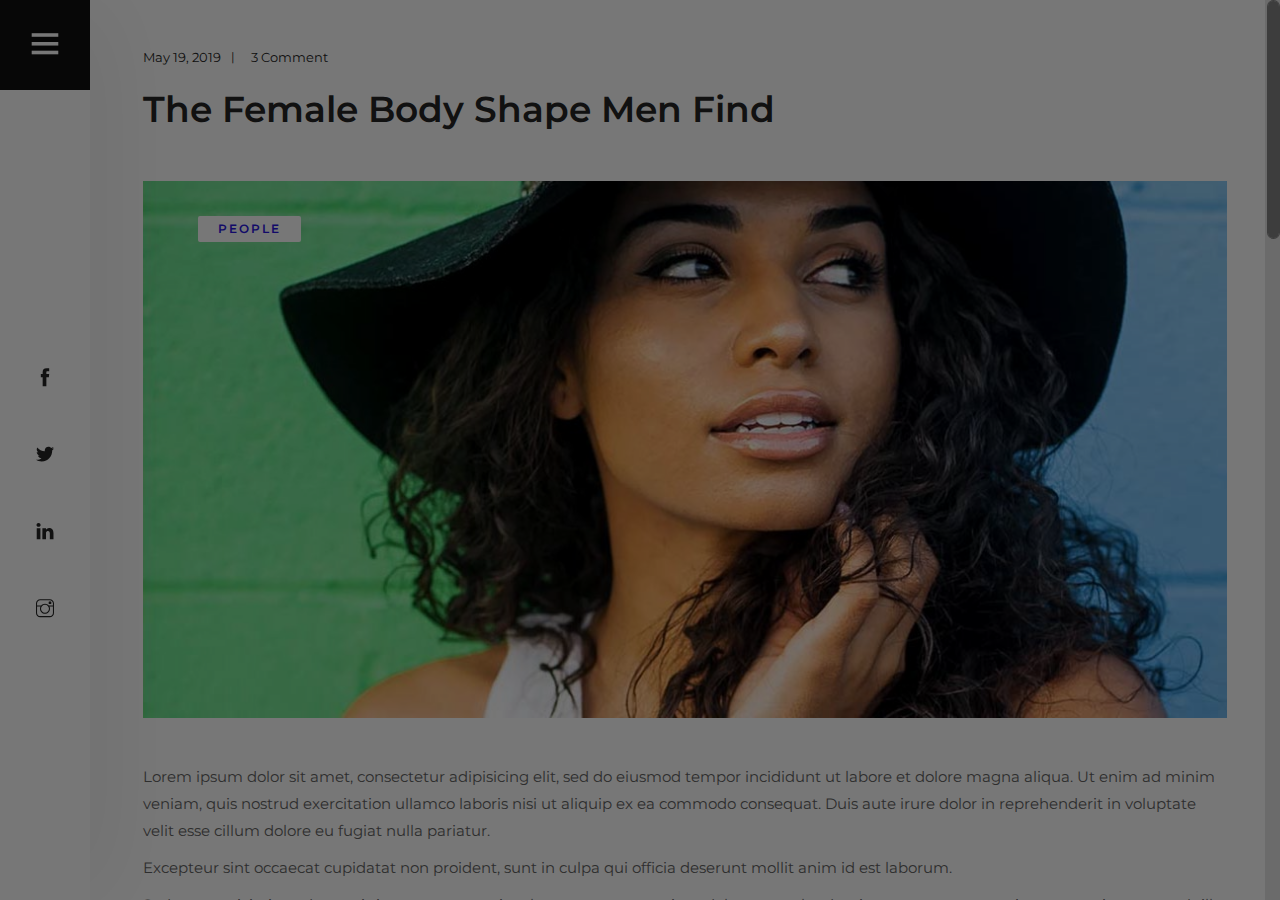
<file: blog-details.html>
<!DOCTYPE html>
<html lang="zxx">
<head>
	<title>Tulen | Photography HTML Template</title>
	<meta charset="UTF-8">
	<meta name="description" content="Tulen Photography HTML Template"">
	<meta name="keywords" content="photo, html">
	<meta name="viewport" content="width=device-width, initial-scale=1.0">
	<!-- Stylesheets -->
	<link rel="stylesheet" href="css/bootstrap.min.css"/>
	<link rel="stylesheet" href="css/font-awesome.min.css"/>
	<link rel="stylesheet" href="css/themify-icons.css"/>
	<link rel="stylesheet" href="css/accordion.css"/>
	<link rel="stylesheet" href="css/fresco.css"/>
	<link rel="stylesheet" href="css/owl.carousel.min.css"/>

	<!-- Main Stylesheets -->
	<link rel="stylesheet" href="css/style.css"/>


	<!--[if lt IE 9]>
		<script src="https://oss.maxcdn.com/html5shiv/3.7.2/html5shiv.min.js"></script>
		<script src="https://oss.maxcdn.com/respond/1.4.2/respond.min.js"></script>
	<![endif]-->

</head>
<body>
	<!-- Page Preloder -->
	<div id="preloder">
		<div class="loader"></div>
	</div>

	<!-- Offcanvas Menu Section -->
	<div class="menu-wrapper">
		<div class="menu-switch">
			<i class="ti-menu"></i>
		</div>
		<div class="menu-social-warp">
			<div class="menu-social">
				<a href="#"><i class="ti-facebook"></i></a>
				<a href="#"><i class="ti-twitter-alt"></i></a>
				<a href="#"><i class="ti-linkedin"></i></a>
				<a href="#"><i class="ti-instagram"></i></a>
			</div>
		</div>
	</div>
	<div class="side-menu-wrapper">
		<div class="sm-header">
			<div class="menu-close">
				<i class="ti-arrow-left"></i>
			</div>
			<a href="index.html" class="site-logo">
				<img src="img/logo.png" alt="">
			</a>
		</div>
		<nav class="main-menu">
			<ul>
				<li><a href="index.html">Home</a></li>
				<li><a href="about.html">About</a></li>
				<li><a href="gallery.html">Gallery</a></li>
				<li><a href="blog.html" class="active">Blog</a></li>
				<li><a href="contact.html">Contact</a></li>
			</ul>
		</nav>
		<div class="sm-footer">
			<div class="sm-socail">
				<a href="#"><i class="ti-facebook"></i></a>
				<a href="#"><i class="ti-twitter-alt"></i></a>
				<a href="#"><i class="ti-linkedin"></i></a>
				<a href="#"><i class="ti-instagram"></i></a>
			</div>
			<div class="copyright-text"><p><!-- Link back to Colorlib can't be removed. Template is licensed under CC BY 3.0. -->
  Copyright &copy;<script>document.write(new Date().getFullYear());</script> All rights reserved | This template is made with <i class="ti-heart" aria-hidden="true"></i> by <a href="https://colorlib.com" target="_blank">Colorlib</a>
  <!-- Link back to Colorlib can't be removed. Template is licensed under CC BY 3.0. --></p></div>
		</div>
	</div>
	<!-- Offcanvas Menu Section end -->

	<!-- Blog Section end -->
	<section class="blog-details">
		<div class="container">
			<div class="single-blog-page">
				<div class="blog-metas">
					<div class="blog-meta">May 19, 2019</div>
					<div class="blog-meta">3 Comment</div>
				</div>
				<h2>The Female Body Shape Men Find</h2>
				<div class="blog-thumb">
					<div class="thumb-cata">people</div>
					<img src="img/blog-details/thumbnail.jpg" alt="">
				</div>
				<p>Lorem ipsum dolor sit amet, consectetur adipisicing elit, sed do eiusmod tempor incididunt ut labore et dolore magna aliqua. Ut enim ad minim veniam, quis nostrud exercitation ullamco laboris nisi ut aliquip ex ea commodo consequat. Duis aute irure dolor in reprehenderit in voluptate velit esse cillum dolore eu fugiat nulla pariatur. </p>
				<p>Excepteur sint occaecat cupidatat non proident, sunt in culpa qui officia deserunt mollit anim id est laborum. </p>
				<p>Sed ut perspiciatis unde omnis iste natus error sit voluptatem accusantium doloremque laudantium, totam rem aperiam, eaque ipsa quae ab illo inventore veritatis et quasi architecto beatae vitae dicta sunt explicabo</p>
				<div class="row blog-gallery">
					<div class="col-lg-3 p-0">
						<div class="bg-item">
							<img src="img/blog-details/1.jpg" alt="">
						</div>
					</div>
					<div class="col-lg-9 p-0">
						<div class="row m-0">
							<div class="col-lg-4 p-0">
								<div class="bg-item">
									<img src="img/blog-details/2.jpg" alt="">
								</div>
							</div>
							<div class="col-lg-8 p-0">
								<div class="bg-item">
									<img src="img/blog-details/3.jpg" alt="">
								</div>	
							</div>
							<div class="col-lg-8 p-0">
								<div class="bg-item">
									<img src="img/blog-details/4.jpg" alt="">
								</div>	
							</div>
							<div class="col-lg-4 p-0">
								<div class="bg-item">
									<img src="img/blog-details/5.jpg" alt="">
								</div>	
							</div>
						</div>
					</div>
				</div>
				<div class="row pt-5">
					<div class="col-lg-6 mb-4">
						<a href="#" class="post-cata">people</a>
						<a href="#" class="post-cata">Photography</a>
						<a href="#" class="post-cata">nature</a>
					</div>
					<div class="col-lg-6 mb-5 text-left text-md-right">
						<div class="post-share">
							<span>Share:</span>
							<a href="#"><i class="fa fa-facebook"></i></a>
							<a href="#"><i class="fa fa-twitter"></i></a>
							<a href="#"><i class="fa fa-google-plus"></i></a>
							<a href="#"><i class="fa fa-linkedin"></i></a>
							<a href="#"><i class="fa fa-envelope"></i></a>
						</div>
					</div>
				</div>
				<div class="blog-navigation">
					<div class="row m-0">
						<div class="col-lg-6 p-0">
							<a href="#" class="bn-item set-bg" data-setbg="img/blog-details/blog-prev.jpg">
								<h4><i class="ti-arrow-left"></i> The Female Body Shape Men Find Most Attractive</h4>
							</a>
						</div>
						<div class="col-lg-6 p-0">
							<a href="#" class="bn-item bn-next set-bg" data-setbg="img/blog-details/blog-next.jpg">
								<h4><i class="ti-arrow-right"></i>Vietnam's largest art community</h4>
							</a>
						</div>
					</div>
				</div>
				<div class="recent-blog">
					<h3 class="mb-4 pb-2">Recommended For You</h3>
					<div class="row">
						<div class="col-lg-4">
							<div class="blog-item rp-item set-bg" data-setbg="img/blog/6.jpg">
								<div class="bi-tag">nature</div>
								<div class="bi-text">
									<div class="bi-date">May 19, 2019 | 3 Comment</div>
									<h3><a href="blog-details.html">The Biggest Cinema Event In 2019</a></h3>
								</div>
							</div>
						</div>
						<div class="col-lg-4">
							<div class="blog-item rp-item set-bg" data-setbg="img/blog/4.jpg">
								<div class="bi-tag">nature</div>
								<div class="bi-text">
									<div class="bi-date">May 19, 2019 | 3 Comment</div>
									<h3><a href="blog-details.html">The Biggest Cinema Event In 2019</a></h3>
								</div>
							</div>
						</div>
						<div class="col-lg-4">
							<div class="blog-item rp-item set-bg" data-setbg="img/blog/3.jpg">
								<div class="bi-tag">nature</div>
								<div class="bi-text">
									<div class="bi-date">May 19, 2019 | 3 Comment</div>
									<h3><a href="blog-details.html">The Biggest Cinema Event In 2019</a></h3>
								</div>
							</div>
						</div>
					</div>
				</div>
				<div class="comment-option">
					<h3>2 Comments</h3>
					<div class="single-comment-item first-comment">
						<div class="sc-author">
							<img src="img/blog-details/user-1.jpg" alt="">
						</div>
						<div class="sc-text">
							<span>27 Aug 2019</span>
							<h5>Brandon Kelley</h5>
							<p>Neque porro qui squam est, qui dolorem ipsum quia dolor sit amet, consectetur, adipisci velit, sed quia non numquam eius modi tempora.lit, sed quia non numquam eius modi tempora numquam eius modi tempora..</p>
							<a href="#" class="comment-btn like-btn">Like</a>
							<a href="#" class="comment-btn">Reply</a>
						</div>
					</div>
					<div class="single-comment-item reply-comment">
						<div class="sc-author">
							<img src="img/blog-details/user-2.jpg" alt="">
						</div>
						<div class="sc-text">
							<span>27 Aug 2019</span>
							<h5>Mia Maya</h5>
							<p>Neque porro qui squam est, qui dolorem ipsum quia dolor sit amet, consectetur, adipisci velit, sed quia non numquam eius modi tempora.lit, sed quia non numquam eius modi tempora numquam eius modi tempora.</p>
							<a href="#" class="comment-btn like-btn">Like</a>
							<a href="#" class="comment-btn">Reply</a>
						</div>
					</div>
					<div class="single-comment-item second-comment ">
						<div class="sc-author">
							<img src="img/blog-details/user-3.jpg" alt="">
						</div>
						<div class="sc-text">
							<span>27 Aug 2019</span>
							<h5>Mike Phillips</h5>
							<p>Neque porro qui squam est, qui dolorem ipsum quia dolor sit amet, consectetur, adipisci velit, sed quia non numquam eius modi tempora.lit, sed quia non numquam eius modi tempora numquam eius modi tempora.</p>
							<a href="#" class="comment-btn like-btn">Like</a>
							<a href="#" class="comment-btn">Reply</a>
						</div>
					</div>
				</div>
				<div class="comment-form">
					<h3>Leave A Comment</h3>
					<form action="#">
						<div class="row">
							<div class="col-md-4">
								<input type="text" placeholder="Name">
							</div>
							<div class="col-md-4">
								<input type="text" placeholder="Email">
							</div>
							<div class="col-md-4">
								<input type="text" placeholder="Phone">
							</div>
							<div class="col-md-12">
								<textarea placeholder="Comment"></textarea>
								<button type="submit">Post Comment</button>
							</div>
						</div>
					</form>
				</div>
			</div>
		</div>
	</section>
	<!-- Blog Section end -->

	<!--====== Javascripts & Jquery ======-->
	<script src="js/vendor/jquery-3.2.1.min.js"></script>
	<script src="js/bootstrap.min.js"></script>
	<script src="js/owl.carousel.min.js"></script>
	<script src="js/imagesloaded.pkgd.min.js"></script>
	<script src="js/isotope.pkgd.min.js"></script>
	<script src="js/jquery.nicescroll.min.js"></script>
	<script src="js/circle-progress.min.js"></script>
	<script src="js/pana-accordion.js"></script>
	<script src="js/main.js"></script>

	</body>
</html>
</file>
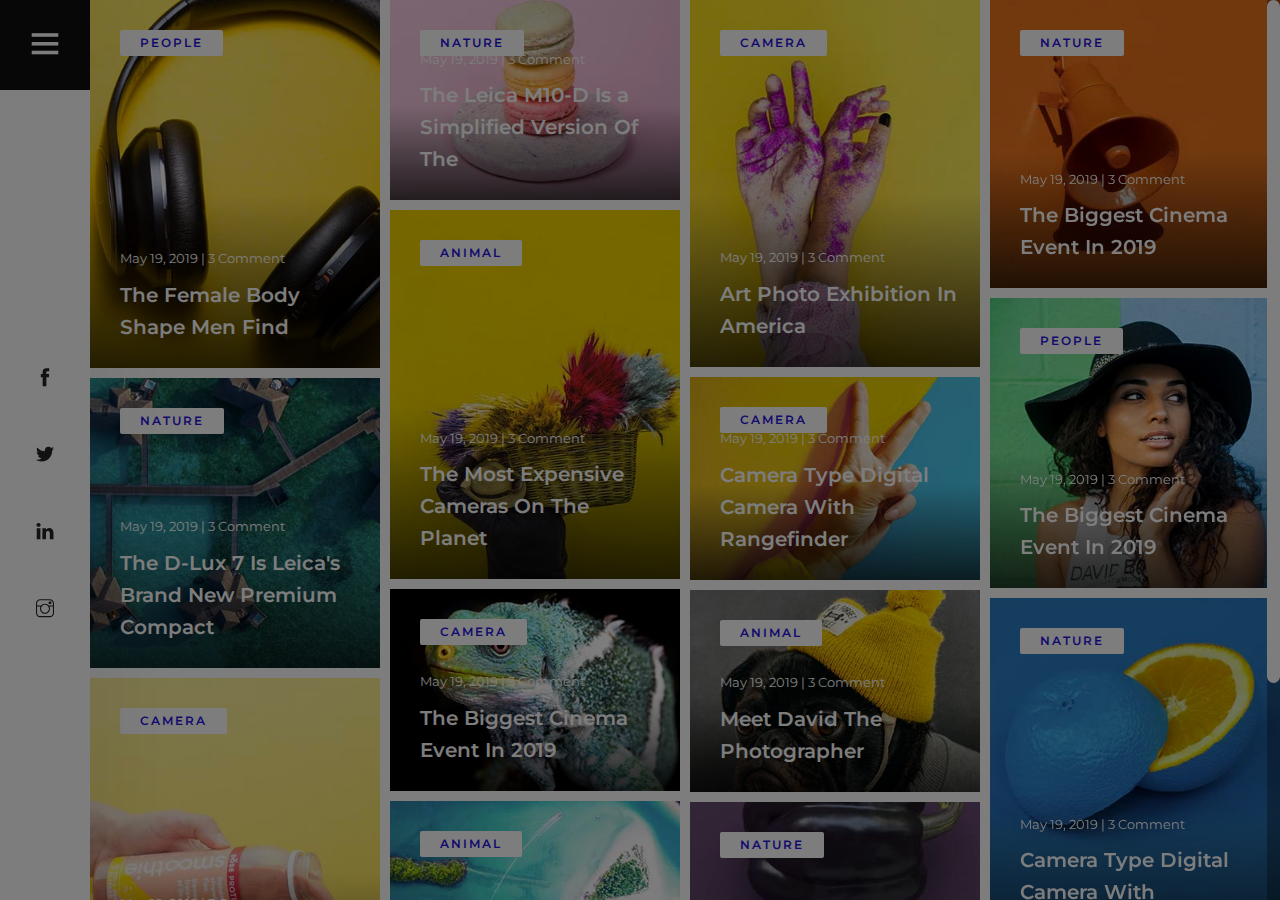
<file: blog.html>
<!DOCTYPE html>
<html lang="zxx">
<head>
	<title>Tulen | Photography HTML Template</title>
	<meta charset="UTF-8">
	<meta name="description" content="Tulen Photography HTML Template"">
	<meta name="keywords" content="photo, html">
	<meta name="viewport" content="width=device-width, initial-scale=1.0">
	<!-- Stylesheets -->
	<link rel="stylesheet" href="css/bootstrap.min.css"/>
	<link rel="stylesheet" href="css/font-awesome.min.css"/>
	<link rel="stylesheet" href="css/themify-icons.css"/>
	<link rel="stylesheet" href="css/accordion.css"/>
	<link rel="stylesheet" href="css/fresco.css"/>
	<link rel="stylesheet" href="css/owl.carousel.min.css"/>

	<!-- Main Stylesheets -->
	<link rel="stylesheet" href="css/style.css"/>


	<!--[if lt IE 9]>
		<script src="https://oss.maxcdn.com/html5shiv/3.7.2/html5shiv.min.js"></script>
		<script src="https://oss.maxcdn.com/respond/1.4.2/respond.min.js"></script>
	<![endif]-->

</head>
<body>
	<!-- Page Preloder -->
	<div id="preloder">
		<div class="loader"></div>
	</div>

	<!-- Offcanvas Menu Section -->
	<div class="menu-wrapper">
		<div class="menu-switch">
			<i class="ti-menu"></i>
		</div>
		<div class="menu-social-warp">
			<div class="menu-social">
				<a href="#"><i class="ti-facebook"></i></a>
				<a href="#"><i class="ti-twitter-alt"></i></a>
				<a href="#"><i class="ti-linkedin"></i></a>
				<a href="#"><i class="ti-instagram"></i></a>
			</div>
		</div>
	</div>
	<div class="side-menu-wrapper">
		<div class="sm-header">
			<div class="menu-close">
				<i class="ti-arrow-left"></i>
			</div>
			<a href="index.html" class="site-logo">
				<img src="img/logo.png" alt="">
			</a>
		</div>
		<nav class="main-menu">
			<ul>
				<li><a href="index.html">Home</a></li>
				<li><a href="about.html">About</a></li>
				<li><a href="gallery.html">Gallery</a></li>
				<li><a href="blog.html" class="active">Blog</a></li>
				<li><a href="contact.html">Contact</a></li>
			</ul>
		</nav>
		<div class="sm-footer">
			<div class="sm-socail">
				<a href="#"><i class="ti-facebook"></i></a>
				<a href="#"><i class="ti-twitter-alt"></i></a>
				<a href="#"><i class="ti-linkedin"></i></a>
				<a href="#"><i class="ti-instagram"></i></a>
			</div>
			<div class="copyright-text"><p><!-- Link back to Colorlib can't be removed. Template is licensed under CC BY 3.0. -->
  Copyright &copy;<script>document.write(new Date().getFullYear());</script> All rights reserved | This template is made with <i class="ti-heart" aria-hidden="true"></i> by <a href="https://colorlib.com" target="_blank">Colorlib</a>
  <!-- Link back to Colorlib can't be removed. Template is licensed under CC BY 3.0. --></p></div>
		</div>
	</div>
	<!-- Offcanvas Menu Section end -->

	<!-- Blog Section end -->
	<section class="blog-section">
		<div class="nice-scroll">
			<div class="blog-grid-warp">
				<div class="blog-grid-sizer"></div>
				<div class="blog-grid">
					<div class="blog-item">
						<img src="img/blog/1.jpg" alt="">
						<div class="bi-tag">people</div>
						<div class="bi-text">
							<div class="bi-date">May 19, 2019 | 3 Comment</div>
							<h3><a href="blog-details.html">The Female Body Shape Men Find</a></h3>
						</div>
					</div>
				</div>
				<div class="blog-grid">
					<div class="blog-item">
						<img src="img/blog/2.jpg" alt="">
						<div class="bi-tag">nature</div>
						<div class="bi-text">
							<div class="bi-date">May 19, 2019 | 3 Comment</div>
							<h3><a href="blog-details.html">The Leica M10-D Is a Simplified Version Of The </a></h3>
						</div>
					</div>
				</div>
				<div class="blog-grid">
					<div class="blog-item">
						<img src="img/blog/3.jpg" alt="">
						<div class="bi-tag">camera</div>
						<div class="bi-text">
							<div class="bi-date">May 19, 2019 | 3 Comment</div>
							<h3><a href="blog-details.html">Art Photo Exhibition In America</a></h3>
						</div>
					</div>
				</div>
				<div class="blog-grid">
					<div class="blog-item">
						<img src="img/blog/4.jpg" alt="">
						<div class="bi-tag">nature</div>
						<div class="bi-text">
							<div class="bi-date">May 19, 2019 | 3 Comment</div>
							<h3><a href="blog-details.html">The Biggest Cinema Event In 2019</a></h3>
						</div>
					</div>
				</div>
				<div class="blog-grid">
					<div class="blog-item">
						<img src="img/blog/5.jpg" alt="">
						<div class="bi-tag">animal</div>
						<div class="bi-text">
							<div class="bi-date">May 19, 2019 | 3 Comment</div>
							<h3><a href="blog-details.html">The Most Expensive Cameras On The Planet</a></h3>
						</div>
					</div>
				</div>
				<div class="blog-grid">
					<div class="blog-item">
						<img src="img/blog/7.jpg" alt="">
						<div class="bi-tag">People</div>
						<div class="bi-text">
							<div class="bi-date">May 19, 2019 | 3 Comment</div>
							<h3><a href="blog-details.html">The Biggest Cinema Event In 2019</a></h3>
						</div>
					</div>
				</div>
				<div class="blog-grid">
					<div class="blog-item">
						<img src="img/blog/9.jpg" alt="">
						<div class="bi-tag">camera</div>
						<div class="bi-text">
							<div class="bi-date">May 19, 2019 | 3 Comment</div>
							<h3><a href="blog-details.html">Camera Type	Digital Camera With Rangefinder</a></h3>
						</div>
					</div>
				</div>
				<div class="blog-grid">
					<div class="blog-item">
						<img src="img/blog/8.jpg" alt="">
						<div class="bi-tag">nature</div>
						<div class="bi-text">
							<div class="bi-date">May 19, 2019 | 3 Comment</div>
							<h3><a href="blog-details.html">The D-Lux 7 Is Leica's Brand New Premium Compact </a></h3>
						</div>
					</div>
				</div>
				<div class="blog-grid">
					<div class="blog-item">
						<img src="img/blog/6.jpg" alt="">
						<div class="bi-tag">camera</div>
						<div class="bi-text">
							<div class="bi-date">May 19, 2019 | 3 Comment</div>
							<h3><a href="blog-details.html">The Biggest Cinema Event In 2019</a></h3>
						</div>
					</div>
				</div>
				<div class="blog-grid">
					<div class="blog-item">
						<img src="img/blog/10.jpg" alt="">
						<div class="bi-tag">animal</div>
						<div class="bi-text">
							<div class="bi-date">May 19, 2019 | 3 Comment</div>
							<h3><a href="blog-details.html">Meet David The Photographer</a></h3>
						</div>
					</div>
				</div>
				<div class="blog-grid">
					<div class="blog-item">
						<img src="img/blog/12.jpg" alt="">
						<div class="bi-tag">nature</div>
						<div class="bi-text">
							<div class="bi-date">May 19, 2019 | 3 Comment</div>
							<h3><a href="blog-details.html">Camera Type	Digital Camera With Rangefinder</a></h3>
						</div>
					</div>
				</div>
				<div class="blog-grid">
					<div class="blog-item">
						<img src="img/blog/14.jpg" alt="">
						<div class="bi-tag">camera</div>
						<div class="bi-text">
							<div class="bi-date">May 19, 2019 | 3 Comment</div>
							<h3><a href="blog-details.html">Ahead Of Our Full Sony A6400 Review, We've </a></h3>
						</div>
					</div>
				</div>
				<div class="blog-grid">
					<div class="blog-item">
						<img src="img/blog/11.jpg" alt="">
						<div class="bi-tag">animal</div>
						<div class="bi-text">
							<div class="bi-date">May 19, 2019 | 3 Comment</div>
							<h3><a href="blog-details.html">A Unique Colourful And Elegant Design </a></h3>
						</div>
					</div>
				</div>
				<div class="blog-grid">
					<div class="blog-item">
						<img src="img/blog/15.jpg" alt="">
						<div class="bi-tag">nature</div>
						<div class="bi-text">
							<div class="bi-date">May 19, 2019 | 3 Comment</div>
							<h3><a href="blog-details.html">The Female Body Shape Men Find</a></h3>
						</div>
					</div>
				</div>
				<div class="blog-grid">
					<div class="blog-item">
						<img src="img/blog/13.jpg" alt="">
						<div class="bi-tag">nature</div>
						<div class="bi-text">
							<div class="bi-date">May 19, 2019 | 3 Comment</div>
							<h3><a href="blog-details.html">The Leica M10-D Is a Simplified Version Of The </a></h3>
						</div>
					</div>
				</div>
			</div>
		</div>
	</section>
	<!-- Blog Section end -->

	<!--====== Javascripts & Jquery ======-->
	<script src="js/vendor/jquery-3.2.1.min.js"></script>
	<script src="js/bootstrap.min.js"></script>
	<script src="js/owl.carousel.min.js"></script>
	<script src="js/imagesloaded.pkgd.min.js"></script>
	<script src="js/isotope.pkgd.min.js"></script>
	<script src="js/jquery.nicescroll.min.js"></script>
	<script src="js/circle-progress.min.js"></script>
	<script src="js/pana-accordion.js"></script>
	<script src="js/main.js"></script>
	</body>
</html>
</file>
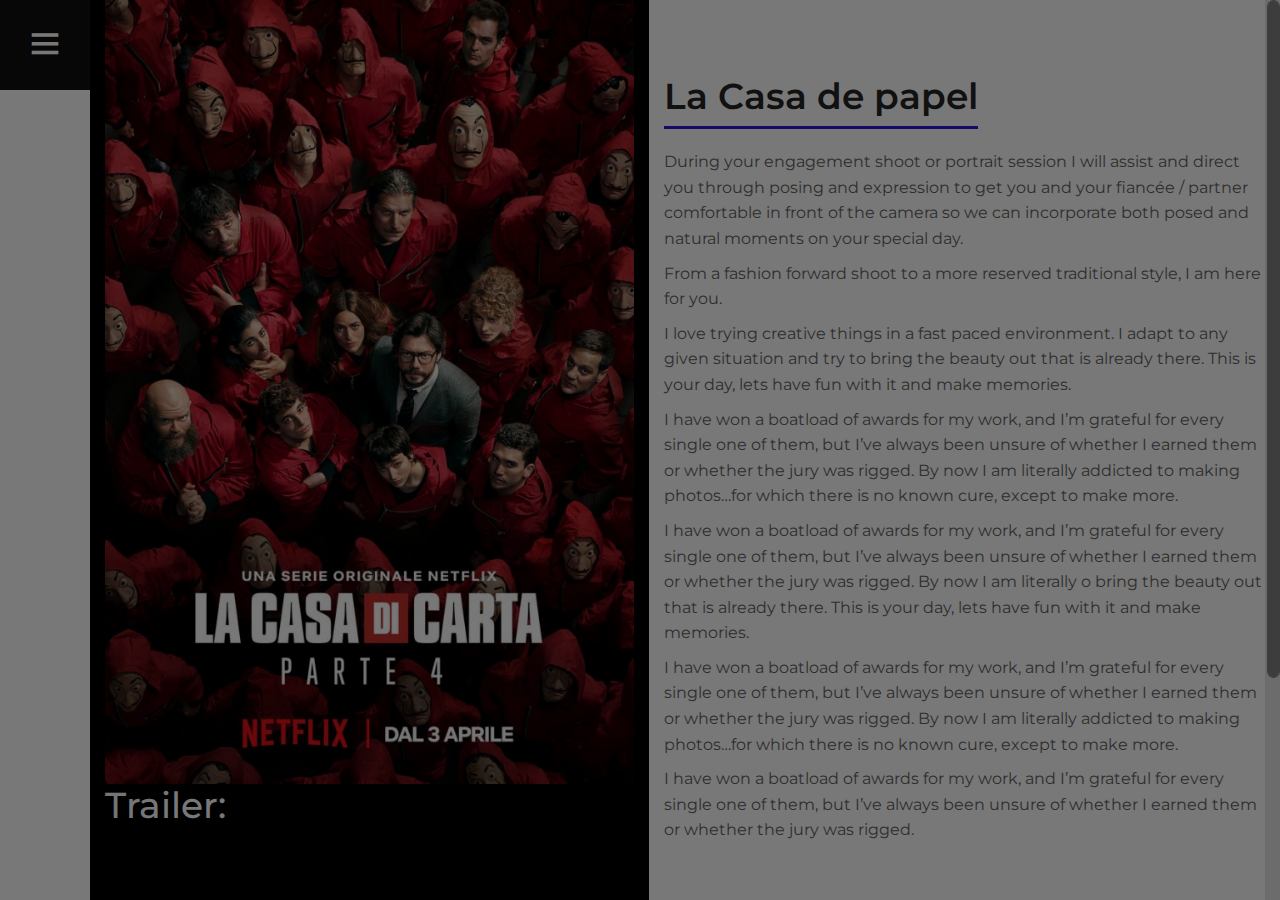
<file: Casadepapel.html>
<!DOCTYPE html>
<html lang="zxx">
<head>
	<title>Tulen | Photography HTML Template</title>
	<meta charset="UTF-8">
	<meta name="description" content="Tulen Photography HTML Template"">
	<meta name="keywords" content="photo, html">
	<meta name="viewport" content="width=device-width, initial-scale=1.0">
	<!-- Stylesheets -->
	<link rel="stylesheet" href="css/bootstrap.min.css"/>
	<link rel="stylesheet" href="css/font-awesome.min.css"/>
	<link rel="stylesheet" href="css/themify-icons.css"/>
	<link rel="stylesheet" href="css/accordion.css"/>
	<link rel="stylesheet" href="css/owl.carousel.min.css"/>

	<!-- Main Stylesheets -->
	<link rel="stylesheet" href="css/style.css"/>


	<!--[if lt IE 9]>
		<script src="https://oss.maxcdn.com/html5shiv/3.7.2/html5shiv.min.js"></script>
		<script src="https://oss.maxcdn.com/respond/1.4.2/respond.min.js"></script>
	<![endif]-->

</head>
<body>
	<!-- Page Preloder -->
	<div id="preloder">
		<div class="loader"></div>
	</div>

	<!-- Offcanvas Menu Section -->
	<div class="menu-wrapper">
		<div class="menu-switch">
			<i class="ti-menu"></i>
		</div>
		<div class="menu-social-warp">

		</div>
	</div>
	<div class="side-menu-wrapper">
		<div class="sm-header">
			<div class="menu-close">
				<i class="ti-arrow-left"></i>
			</div>
			<a href="index.html" class="site-logo">
				<img src="img/logo.png" alt="">
			</a>
		</div>
		<nav class="main-menu">
			<ul>
				<li><a href="index.html">Home</a></li>
				<li><a href="about.html" class="active">About</a></li>
				<li><a href="gallery.html">Gallery</a></li>
				<li><a href="blog.html">Blog</a></li>
				<li><a href="contact.html">Contact</a></li>
			</ul>
		</nav>
		<div class="sm-footer">
			<div class="sm-socail">
				<a href="#"><i class="ti-facebook"></i></a>
				<a href="#"><i class="ti-twitter-alt"></i></a>
				<a href="#"><i class="ti-linkedin"></i></a>
				<a href="#"><i class="ti-instagram"></i></a>
			</div>
			<div class="copyright-text"><p><!-- Link back to Colorlib can't be removed. Template is licensed under CC BY 3.0. -->
  Copyright &copy;<script>document.write(new Date().getFullYear());</script> All rights reserved | This template is made with <i class="ti-heart" aria-hidden="true"></i> by <a href="https://colorlib.com" target="_blank">Colorlib</a>
  <!-- Link back to Colorlib can't be removed. Template is licensed under CC BY 3.0. --></p></div>
		</div>
	</div>
	<!-- Offcanvas Menu Section end -->

	<!-- About Section end -->
	<section class="about-section">
		<div class="about-warp">
			<div class="about-left">
				<div class="">
					<img src="Casadicarta.jpg" alt="">
				</div>
				<div class="profile-text text-white">
					<h2>Trailer:</h2>
					<iframe width="300" height="250" src="https://www.youtube.com/embed/VlsnAC_OfRo" frameborder="0" allow="accelerometer; autoplay; encrypted-media; gyroscope; picture-in-picture" allowfullscreen></iframe>
				</div>
			</div>
			<div class="about-right">
				<div class="about-text">
					<h2>La Casa de papel</h2>
					<p>During your engagement shoot or portrait session I will assist and direct you through posing and expression to get you and your fiancée / partner comfortable in front of the camera so we can incorporate both posed and natural moments on your special day. </p>
					<p>From a fashion forward shoot to a more reserved traditional style, I am here for you.</p>
					<p>I love trying creative things in a fast paced environment. I adapt to any given situation and try to bring the beauty out that is already there. This is your day, lets have fun with it and make memories.</p>
					<p>I have won a boatload of awards for my work, and I’m grateful for every single one of them, but I’ve always been unsure of whether I earned them or whether the jury was rigged.  By now I am literally addicted to making photos…for which there is no known cure, except to make more.</p>
					<p>I have won a boatload of awards for my work, and I’m grateful for every single one of them, but I’ve always been unsure of whether I earned them or whether the jury was rigged.  By now I am literally o bring the beauty out that is already there. This is your day, lets have fun with it and make memories.</p>
					<p>I have won a boatload of awards for my work, and I’m grateful for every single one of them, but I’ve always been unsure of whether I earned them or whether the jury was rigged.  By now I am literally addicted to making photos…for which there is no known cure, except to make more.</p>
					<p>I have won a boatload of awards for my work, and I’m grateful for every single one of them, but I’ve always been unsure of whether I earned them or whether the jury was rigged.</p>
					<h2 class="pt-5">Series</h2>
				</div>
				<div class="skill-warp text-center">
					<div class="row">
						<div class="col-lg-3 col-sm-6">
							<a href="https://drive.google.com/open?id=1h6d_AhnjuGWO4yXGy_BL87nisbGxge3i"><div class="circle-item">
								<div class="circle-progress" data-cpid="id-1" data-cpvalue="90" data-cpcolor="#2916e0"></div>
								<h4>Serie 1</h4>
							</div></a>
						</div>
						<div class="col-lg-3 col-sm-6">
						<a href="https://drive.google.com/open?id=1xpxF4F-iavho4gUqn49KZIE-YEzfetnH"><div class="circle-item">
								<div class="circle-progress" data-cpid="id-2" data-cpvalue="95" data-cpcolor="#2916e0"></div>
								<h4>Serie 2</h4>
							</div></a>
						</div>
						<div class="col-lg-3 col-sm-6">
							<a href="https://drive.google.com/open?id=1566FJOB8SKIcJJKVILWUYgckx1WsOLWf"><div class="circle-item">
								<div class="circle-progress" data-cpid="id-3" data-cpvalue="80" data-cpcolor="#2916e0"></div>
								<h4>Serie 3</h4>
							</div></a>
						</div>
						<div class="col-lg-3 col-sm-6">
							<a href="https://drive.google.com/open?id=1yGTDs9jK-YI3ntMviJPUOGd2J3vJruG_"><div class="circle-item">
								<div class="circle-progress" data-cpid="id-4" data-cpvalue="85" data-cpcolor="#2916e0"></div>
								<h4>serie 4</h4>
							</div></a>
						</div>
					</div>
				</div>
			</div>
		</div>
	</section>
	<!-- About Section end -->

	<!--====== Javascripts & Jquery ======-->
	<script src="js/vendor/jquery-3.2.1.min.js"></script>
	<script src="js/bootstrap.min.js"></script>
	<script src="js/owl.carousel.min.js"></script>
	<script src="js/imagesloaded.pkgd.min.js"></script>
	<script src="js/isotope.pkgd.min.js"></script>
	<script src="js/jquery.nicescroll.min.js"></script>
	<script src="js/circle-progress.min.js"></script>
	<script src="js/pana-accordion.js"></script>
	<script src="js/main.js"></script>

	</body>
</html>
</file>
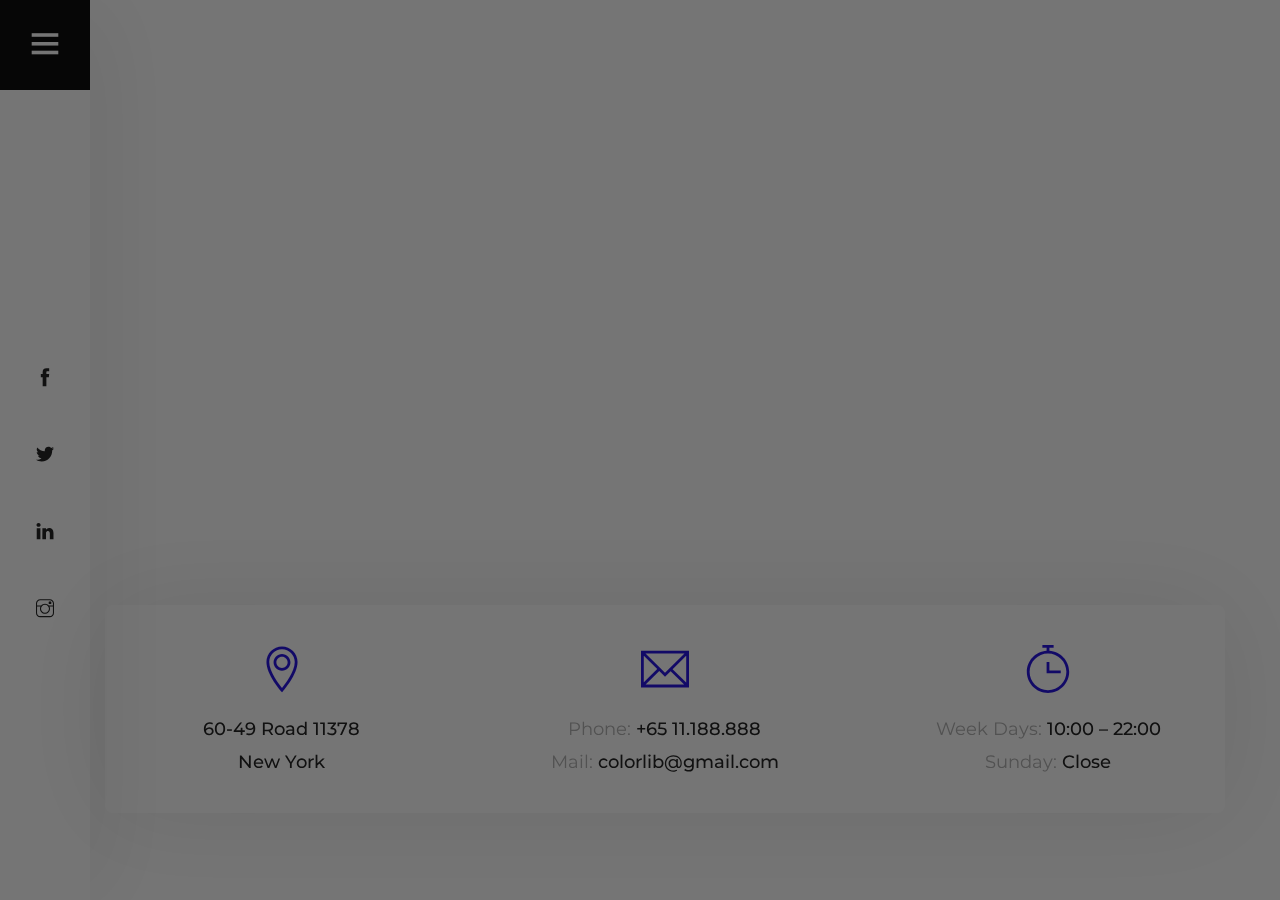
<file: contact.html>
<!DOCTYPE html>
<html lang="zxx">
<head>
	<title>Tulen | Photography HTML Template</title>
	<meta charset="UTF-8">
	<meta name="description" content="Tulen Photography HTML Template">
	<meta name="keywords" content="photo, html">
	<meta name="viewport" content="width=device-width, initial-scale=1.0">
	<!-- Stylesheets -->
	<link rel="stylesheet" href="css/bootstrap.min.css"/>
	<link rel="stylesheet" href="css/font-awesome.min.css"/>
	<link rel="stylesheet" href="css/themify-icons.css"/>
	<link rel="stylesheet" href="css/accordion.css"/>
	<link rel="stylesheet" href="css/fresco.css"/>
	<link rel="stylesheet" href="css/owl.carousel.min.css"/>

	<!-- Main Stylesheets -->
	<link rel="stylesheet" href="css/style.css"/>


	<!--[if lt IE 9]>
		<script src="https://oss.maxcdn.com/html5shiv/3.7.2/html5shiv.min.js"></script>
		<script src="https://oss.maxcdn.com/respond/1.4.2/respond.min.js"></script>
	<![endif]-->

</head>
<body>
	<!-- Page Preloder -->
	<div id="preloder">
		<div class="loader"></div>
	</div>

	<!-- Offcanvas Menu Section -->
	<div class="menu-wrapper">
		<div class="menu-switch">
			<i class="ti-menu"></i>
		</div>
		<div class="menu-social-warp">
			<div class="menu-social">
				<a href="#"><i class="ti-facebook"></i></a>
				<a href="#"><i class="ti-twitter-alt"></i></a>
				<a href="#"><i class="ti-linkedin"></i></a>
				<a href="#"><i class="ti-instagram"></i></a>
			</div>
		</div>
	</div>
	<div class="side-menu-wrapper">
		<div class="sm-header">
			<div class="menu-close">
				<i class="ti-arrow-left"></i>
			</div>
			<a href="index.html" class="site-logo">
				<img src="img/logo.png" alt="">
			</a>
		</div>
		<nav class="main-menu">
			<ul>
				<li><a href="index.html">Home</a></li>
				<li><a href="about.html">About</a></li>
				<li><a href="gallery.html">Gallery</a></li>
				<li><a href="blog.html">Blog</a></li>
				<li><a href="contact.html" class="active">Contact</a></li>
			</ul>
		</nav>
		<div class="sm-footer">
			<div class="sm-socail">
				<a href="#"><i class="ti-facebook"></i></a>
				<a href="#"><i class="ti-twitter-alt"></i></a>
				<a href="#"><i class="ti-linkedin"></i></a>
				<a href="#"><i class="ti-instagram"></i></a>
			</div>
			<div class="copyright-text"><p><!-- Link back to Colorlib can't be removed. Template is licensed under CC BY 3.0. -->
  Copyright &copy;<script>document.write(new Date().getFullYear());</script> All rights reserved | This template is made with <i class="ti-heart" aria-hidden="true"></i> by <a href="https://colorlib.com" target="_blank">Colorlib</a>
  <!-- Link back to Colorlib can't be removed. Template is licensed under CC BY 3.0. --></p></div>
		</div>
	</div>
	<!-- Offcanvas Menu Section end -->

	<!-- Contact Section end -->
	<div class="contact-section">
		<div class="map-warp"><iframe src="https://www.google.com/maps/embed?pb=!1m14!1m12!1m3!1d14376.077865872314!2d-73.879277264103!3d40.757667781624285!2m3!1f0!2f0!3f0!3m2!1i1024!2i768!4f13.1!5e0!3m2!1sen!2sbd!4v1546528920522" style="border:0" allowfullscreen></iframe></div>
		<div class="contact-box">
			<div class="row">
				<div class="col-lg-4">
					<div class="contact-info">
						<i class="ti-location-pin"></i>
						<p>60-49 Road 11378<br>New York</p>	
					</div>
				</div>
				<div class="col-lg-4">
					<div class="contact-info">
						<i class="ti-email"></i>
						<p><span>Phone:</span> +65 11.188.888</p>	
						<p><span>Mail:</span> colorlib@gmail.com</p>	
					</div>
				</div>
				<div class="col-lg-4">
					<div class="contact-info">
						<i class="ti-timer"></i>
						<p><span>Week Days:</span> 10:00 – 22:00</p>	
						<p><span>Sunday:</span> Close</p>	
					</div>
				</div>
			</div>
		</div>
	</div>
	<!-- Contact Section end -->

	<!--====== Javascripts & Jquery ======-->
	<script src="js/vendor/jquery-3.2.1.min.js"></script>
	<script src="js/bootstrap.min.js"></script>
	<script src="js/owl.carousel.min.js"></script>
	<script src="js/imagesloaded.pkgd.min.js"></script>
	<script src="js/isotope.pkgd.min.js"></script>
	<script src="js/jquery.nicescroll.min.js"></script>
	<script src="js/circle-progress.min.js"></script>
	<script src="js/pana-accordion.js"></script>
	<script src="js/main.js"></script>

	</body>
</html>
</file>
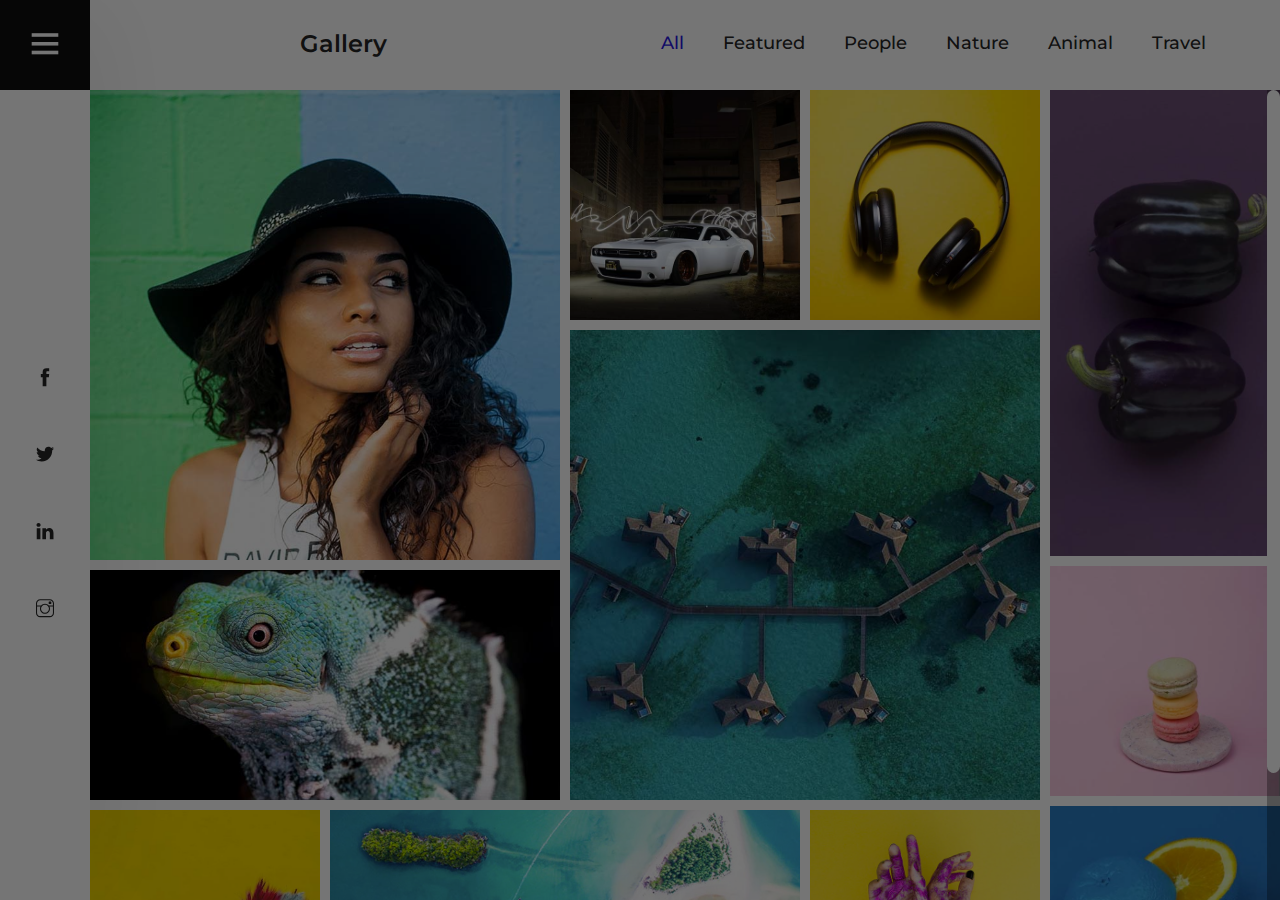
<file: gallery.html>
<!DOCTYPE html>
<html lang="zxx">
<head>
	<title>Tulen | Photography HTML Template</title>
	<meta charset="UTF-8">
	<meta name="description" content="Tulen Photography HTML Template"">
	<meta name="keywords" content="photo, html">
	<meta name="viewport" content="width=device-width, initial-scale=1.0">
	<!-- Stylesheets -->
	<link rel="stylesheet" href="css/bootstrap.min.css"/>
	<link rel="stylesheet" href="css/font-awesome.min.css"/>
	<link rel="stylesheet" href="css/themify-icons.css"/>
	<link rel="stylesheet" href="css/accordion.css"/>
	<link rel="stylesheet" href="css/fresco.css"/>
	<link rel="stylesheet" href="css/owl.carousel.min.css"/>

	<!-- Main Stylesheets -->
	<link rel="stylesheet" href="css/style.css"/>


	<!--[if lt IE 9]>
		<script src="https://oss.maxcdn.com/html5shiv/3.7.2/html5shiv.min.js"></script>
		<script src="https://oss.maxcdn.com/respond/1.4.2/respond.min.js"></script>
	<![endif]-->

</head>
<body>
	<!-- Page Preloder -->
	<div id="preloder">
		<div class="loader"></div>
	</div>

	<!-- Offcanvas Menu Section -->
	<div class="menu-wrapper">
		<div class="menu-switch">
			<i class="ti-menu"></i>
		</div>
		<div class="menu-social-warp">
			<div class="menu-social">
				<a href="#"><i class="ti-facebook"></i></a>
				<a href="#"><i class="ti-twitter-alt"></i></a>
				<a href="#"><i class="ti-linkedin"></i></a>
				<a href="#"><i class="ti-instagram"></i></a>
			</div>
		</div>
	</div>
	<div class="side-menu-wrapper">
		<div class="sm-header">
			<div class="menu-close">
				<i class="ti-arrow-left"></i>
			</div>
			<a href="index.html" class="site-logo">
				<img src="img/logo.png" alt="">
			</a>
		</div>
		<nav class="main-menu">
			<ul>
				<li><a href="index.html">Home</a></li>
				<li><a href="about.html">About</a></li>
				<li><a href="gallery.html" class="active">Gallery</a></li>
				<li><a href="blog.html">Blog</a></li>
				<li><a href="contact.html">Contact</a></li>
			</ul>
		</nav>
		<div class="sm-footer">
			<div class="sm-socail">
				<a href="#"><i class="ti-facebook"></i></a>
				<a href="#"><i class="ti-twitter-alt"></i></a>
				<a href="#"><i class="ti-linkedin"></i></a>
				<a href="#"><i class="ti-instagram"></i></a>
			</div>
			<div class="copyright-text"><p><!-- Link back to Colorlib can't be removed. Template is licensed under CC BY 3.0. -->
  Copyright &copy;<script>document.write(new Date().getFullYear());</script> All rights reserved | This template is made with <i class="ti-heart" aria-hidden="true"></i> by <a href="https://colorlib.com" target="_blank">Colorlib</a>
  <!-- Link back to Colorlib can't be removed. Template is licensed under CC BY 3.0. --></p></div>
		</div>
	</div>
	<!-- Offcanvas Menu Section end -->

	<!-- Gallery Section end -->
	<section class="gallery-section">
		<div class="gallery-header">
			<h4>Gallery</h4>
			<ul class="gallery-filter">
				<li class="filter all active" data-filter="*">All</li>
				<li class="filter" data-filter=".featured">Featured</li>
				<li class="filter" data-filter=".people">People</li>
				<li class="filter" data-filter=".nature">Nature</li>
				<li class="filter" data-filter=".animal">Animal</li>
				<li class="filter" data-filter=".travel">Travel</li>
			</ul>
		</div>
		<div class="nice-scroll">
			<div class="gallery-warp">
				<div class="grid-sizer"></div>
				<div class="gallery-item gi-big featured">
					<a class="fresco" href="img/gallery/1.jpg" data-fresco-group="projects">
						<img src="img/gallery/1.jpg" alt="">
					</a>
					<div class="gi-hover">
						<img src="img/gallery/author.jpg" alt="">
						<h6>Arthur Rose</h6>
					</div>
				</div>
				<div class="gallery-item people">
					<a class="fresco" href="img/gallery/2.jpg" data-fresco-group="projects">
						<img src="img/gallery/2.jpg" alt="">
					</a>
					<div class="gi-hover">
						<img src="img/gallery/author.jpg" alt="">
						<h6>Arthur Rose</h6>
					</div>
				</div>
				<div class="gallery-item nature">
					<a class="fresco" href="img/gallery/3.jpg" data-fresco-group="projects">
						<img src="img/gallery/3.jpg" alt="">
					</a>
					<div class="gi-hover">
						<img src="img/gallery/author.jpg" alt="">
						<h6>Arthur Rose</h6>
					</div>
				</div>
				<div class="gallery-item gi-long travel">
					<a class="fresco" href="img/gallery/4.jpg" data-fresco-group="projects">
						<img src="img/gallery/4.jpg" alt="">
					</a>
					<div class="gi-hover">
						<img src="img/gallery/author.jpg" alt="">
						<h6>Arthur Rose</h6>
					</div>
				</div>
				<div class="gallery-item gi-big animal">
					<a class="fresco" href="img/gallery/6.jpg" data-fresco-group="projects">
						<img src="img/gallery/6.jpg" alt="">
					</a>
					<div class="gi-hover">
						<img src="img/gallery/author.jpg" alt="">
						<h6>Arthur Rose</h6>
					</div>
				</div>
				<div class="gallery-item gi-big featured">
					<a class="fresco" href="img/gallery/5.jpg" data-fresco-group="projects">
						<img src="img/gallery/5.jpg" alt="">
					</a>
					<div class="gi-hover">
						<img src="img/gallery/author.jpg" alt="">
						<h6>Arthur Rose</h6>
					</div>
				</div>
				<div class="gallery-item travel">
					<a class="fresco" href="img/gallery/7.jpg" data-fresco-group="projects">
						<img src="img/gallery/7.jpg" alt="">
					</a>
					<div class="gi-hover">
						<img src="img/gallery/author.jpg" alt="">
						<h6>Arthur Rose</h6>
					</div>
				</div>
				<div class="gallery-item people">
					<a class="fresco" href="img/gallery/8.jpg" data-fresco-group="projects">
						<img src="img/gallery/8.jpg" alt="">
					</a>
					<div class="gi-hover">
						<img src="img/gallery/author.jpg" alt="">
						<h6>Arthur Rose</h6>
					</div>
				</div>
				<div class="gallery-item animal">
					<a class="fresco" href="img/gallery/9.jpg" data-fresco-group="projects">
						<img src="img/gallery/9.jpg" alt="">
					</a>
					<div class="gi-hover">
						<img src="img/gallery/author.jpg" alt="">
						<h6>Arthur Rose</h6>
					</div>
				</div>
				<div class="gallery-item gi-big travel">
					<a class="fresco" href="img/gallery/10.jpg" data-fresco-group="projects">
						<img src="img/gallery/10.jpg" alt="">
					</a>
					<div class="gi-hover">
						<img src="img/gallery/author.jpg" alt="">
						<h6>Arthur Rose</h6>
					</div>
				</div>
				<div class="gallery-item featured">
					<a class="fresco" href="img/gallery/11.jpg" data-fresco-group="projects">
						<img src="img/gallery/11.jpg" alt="">
					</a>
					<div class="gi-hover">
						<img src="img/gallery/author.jpg" alt="">
						<h6>Arthur Rose</h6>
					</div>
				</div>
			</div>
		</div>
	</section>
	<!-- Gallery Section end -->

	<!--====== Javascripts & Jquery ======-->
	<script src="js/vendor/jquery-3.2.1.min.js"></script>
	<script src="js/bootstrap.min.js"></script>
	<script src="js/owl.carousel.min.js"></script>
	<script src="js/imagesloaded.pkgd.min.js"></script>
	<script src="js/isotope.pkgd.min.js"></script>
	<script src="js/jquery.nicescroll.min.js"></script>
	<script src="js/circle-progress.min.js"></script>
	<script src="js/pana-accordion.js"></script>
	<script src="js/fresco.min.js"></script>
	<script src="js/main.js"></script>

	</body>
</html>
</file>
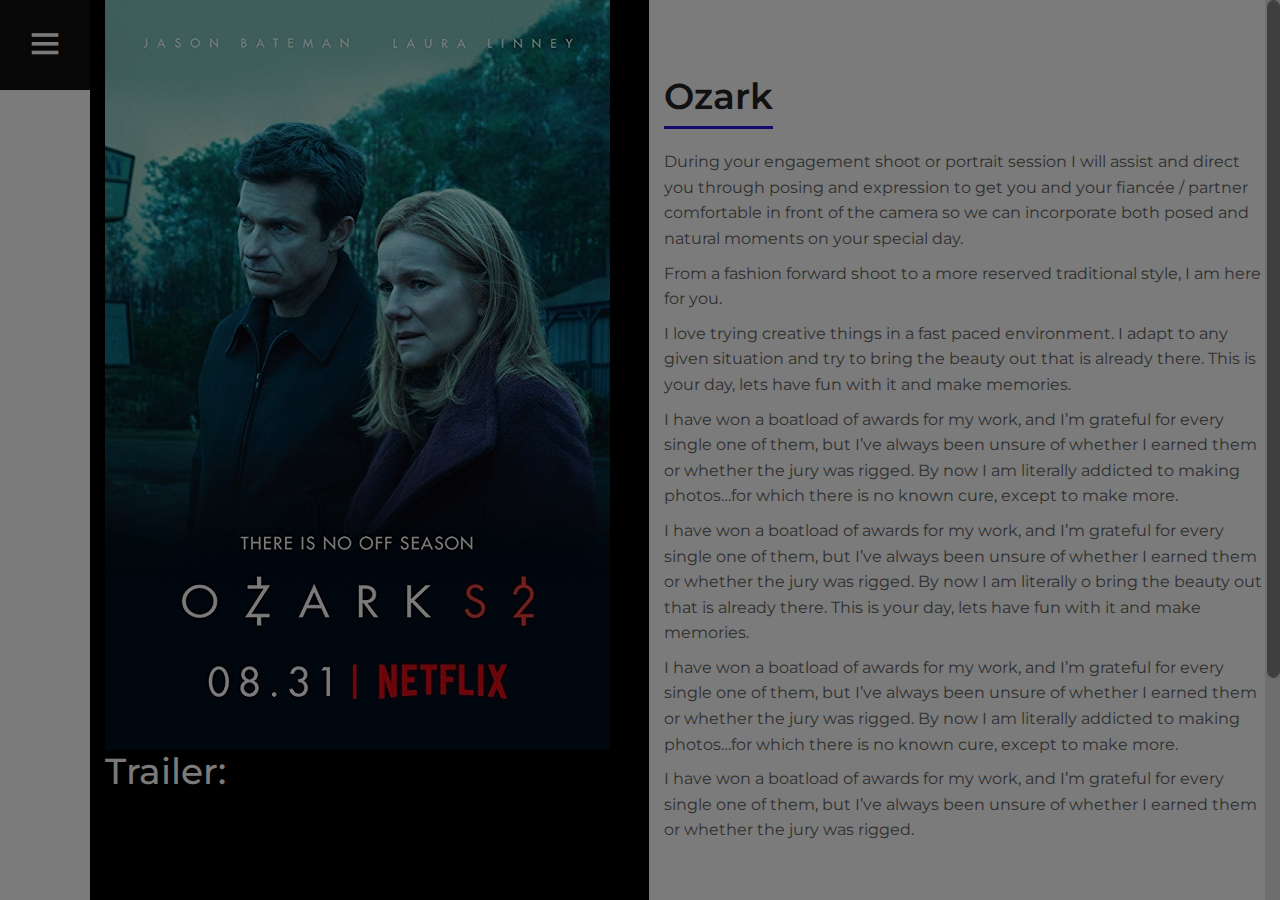
<file: Ozark.html>
<!DOCTYPE html>
<html lang="zxx">
<head>
	<title>iChilling</title>
	<meta charset="UTF-8">
	<link rel="shortcut icon" href="img/food.svg">
	<meta name="keywords" content="html">
	<meta name="viewport" content="width=device-width, initial-scale=1.0">
	<!-- Stylesheets -->
	<link rel="stylesheet" href="css/bootstrap.min.css"/>
	<link rel="stylesheet" href="css/font-awesome.min.css"/>
	<link rel="stylesheet" href="css/themify-icons.css"/>
	<link rel="stylesheet" href="css/accordion.css"/>
	<link rel="stylesheet" href="css/owl.carousel.min.css"/>

	<!-- Main Stylesheets -->
	<link rel="stylesheet" href="css/style.css"/>


	<!--[if lt IE 9]>
		<script src="https://oss.maxcdn.com/html5shiv/3.7.2/html5shiv.min.js"></script>
		<script src="https://oss.maxcdn.com/respond/1.4.2/respond.min.js"></script>
	<![endif]-->

</head>
<body>
	<!-- Page Preloder -->
	<div id="preloder">
		<div class="loader"></div>
	</div>

	<!-- Offcanvas Menu Section -->
	<div class="menu-wrapper">
		<div class="menu-switch">
			<i class="ti-menu"></i>
		</div>
		<div class="menu-social-warp">

		</div>
	</div>
	<div class="side-menu-wrapper">
		<div class="sm-header">
			<div class="menu-close">
				<i class="ti-arrow-left"></i>
			</div>
			<a href="index.html" class="site-logo">
				<img src="img/logo.png" alt="">
			</a>
		</div>
		<nav class="main-menu">
			<ul>
				<li><a href="index.html">Home</a></li>
				<li><button type="button" name="button">Donate</button></li>
				<li><a href="contact.html">Contact</a></li>
			</ul>
		</nav>

	</div>
	<!-- Offcanvas Menu Section end -->

	<!-- About Section end -->
	<section class="about-section">
		<div class="about-warp">
			<div class="about-left">
				<div class="">
					<img src="Ozark.jpg" alt="">
				</div>
				<div class="profile-text text-white">
					<h2>Trailer:</h2>
					<iframe width="300" height="250" src="https://www.youtube.com/embed/ax78_xgZlGc" frameborder="0" allow="accelerometer; autoplay; encrypted-media; gyroscope; picture-in-picture" allowfullscreen></iframe>

				</div>
			</div>
			<div class="about-right">
				<div class="about-text">
					<h2>Ozark</h2>
					<p>During your engagement shoot or portrait session I will assist and direct you through posing and expression to get you and your fiancée / partner comfortable in front of the camera so we can incorporate both posed and natural moments on your special day. </p>
					<p>From a fashion forward shoot to a more reserved traditional style, I am here for you.</p>
					<p>I love trying creative things in a fast paced environment. I adapt to any given situation and try to bring the beauty out that is already there. This is your day, lets have fun with it and make memories.</p>
					<p>I have won a boatload of awards for my work, and I’m grateful for every single one of them, but I’ve always been unsure of whether I earned them or whether the jury was rigged.  By now I am literally addicted to making photos…for which there is no known cure, except to make more.</p>
					<p>I have won a boatload of awards for my work, and I’m grateful for every single one of them, but I’ve always been unsure of whether I earned them or whether the jury was rigged.  By now I am literally o bring the beauty out that is already there. This is your day, lets have fun with it and make memories.</p>
					<p>I have won a boatload of awards for my work, and I’m grateful for every single one of them, but I’ve always been unsure of whether I earned them or whether the jury was rigged.  By now I am literally addicted to making photos…for which there is no known cure, except to make more.</p>
					<p>I have won a boatload of awards for my work, and I’m grateful for every single one of them, but I’ve always been unsure of whether I earned them or whether the jury was rigged.</p>
					<h2 class="pt-5">Series</h2>
				</div>
				<div class="skill-warp text-center">
					<div class="row">
						<div class="col-lg-3 col-sm-6">
							<a href="https://drive.google.com/open?id=1xpRecoRGEvgJBKquw7SE74daGXQw6Jb6"><div class="circle-item">
								<div class="circle-progress" data-cpid="id-1" data-cpvalue="90" data-cpcolor="#2916e0"></div>
								<h4>Serie 1</h4>
							</div></a>
						</div>
						<div class="col-lg-3 col-sm-6">
						<a href="https://drive.google.com/open?id=1A1GdIBGZhXkUoZUou3dO1eZzWfZXNvDt"><div class="circle-item">
								<div class="circle-progress" data-cpid="id-2" data-cpvalue="100" data-cpcolor="#2916e0"></div>
								<h4>Serie 2</h4>
							</div></a>
						</div>
						<div class="col-lg-3 col-sm-6">
							<a href="https://drive.google.com/open?id=1KnSa_C1xIx9eydg5wzfNxzjYp3sfrk9H"><div class="circle-item">
								<div class="circle-progress" data-cpid="id-3" data-cpvalue="70" data-cpcolor="#2916e0"></div>
								<h4>Serie 3</h4>
							</div></a>
						</div>
						<!-- <div class="col-lg-3 col-sm-6">
							<a href="https://drive.google.com/open?id=1yGTDs9jK-YI3ntMviJPUOGd2J3vJruG_"><div class="circle-item">
								<div class="circle-progress" data-cpid="id-4" data-cpvalue="85" data-cpcolor="#2916e0"></div>
								<h4>serie 4</h4>
							</div></a>
						</div> -->
					</div>
				</div>
			</div>
		</div>
	</section>
	<!-- About Section end -->

	<!--====== Javascripts & Jquery ======-->
	<script src="js/vendor/jquery-3.2.1.min.js"></script>
	<script src="js/bootstrap.min.js"></script>
	<script src="js/owl.carousel.min.js"></script>
	<script src="js/imagesloaded.pkgd.min.js"></script>
	<script src="js/isotope.pkgd.min.js"></script>
	<script src="js/jquery.nicescroll.min.js"></script>
	<script src="js/circle-progress.min.js"></script>
	<script src="js/pana-accordion.js"></script>
	<script src="js/main.js"></script>

	</body>
</html>
</file>
<file: css/themify-icons.css>
@font-face {
	font-family: 'themify';
	src:url('../fonts/themify.eot?-fvbane');
	src:url('../fonts/themify.eot?#iefix-fvbane') format('embedded-opentype'),
		url('../fonts/themify.woff?-fvbane') format('woff'),
		url('../fonts/themify.ttf?-fvbane') format('truetype'),
		url('../fonts/themify.svg?-fvbane#themify') format('svg');
	font-weight: normal;
	font-style: normal;
}

[class^="ti-"], [class*=" ti-"] {
	font-family: 'themify';
	speak: none;
	font-style: normal;
	font-weight: normal;
	font-variant: normal;
	text-transform: none;
	line-height: 1;

	/* Better Font Rendering =========== */
	-webkit-font-smoothing: antialiased;
	-moz-osx-font-smoothing: grayscale;
}

.ti-wand:before {
	content: "\e600";
}
.ti-volume:before {
	content: "\e601";
}
.ti-user:before {
	content: "\e602";
}
.ti-unlock:before {
	content: "\e603";
}
.ti-unlink:before {
	content: "\e604";
}
.ti-trash:before {
	content: "\e605";
}
.ti-thought:before {
	content: "\e606";
}
.ti-target:before {
	content: "\e607";
}
.ti-tag:before {
	content: "\e608";
}
.ti-tablet:before {
	content: "\e609";
}
.ti-star:before {
	content: "\e60a";
}
.ti-spray:before {
	content: "\e60b";
}
.ti-signal:before {
	content: "\e60c";
}
.ti-shopping-cart:before {
	content: "\e60d";
}
.ti-shopping-cart-full:before {
	content: "\e60e";
}
.ti-settings:before {
	content: "\e60f";
}
.ti-search:before {
	content: "\e610";
}
.ti-zoom-in:before {
	content: "\e611";
}
.ti-zoom-out:before {
	content: "\e612";
}
.ti-cut:before {
	content: "\e613";
}
.ti-ruler:before {
	content: "\e614";
}
.ti-ruler-pencil:before {
	content: "\e615";
}
.ti-ruler-alt:before {
	content: "\e616";
}
.ti-bookmark:before {
	content: "\e617";
}
.ti-bookmark-alt:before {
	content: "\e618";
}
.ti-reload:before {
	content: "\e619";
}
.ti-plus:before {
	content: "\e61a";
}
.ti-pin:before {
	content: "\e61b";
}
.ti-pencil:before {
	content: "\e61c";
}
.ti-pencil-alt:before {
	content: "\e61d";
}
.ti-paint-roller:before {
	content: "\e61e";
}
.ti-paint-bucket:before {
	content: "\e61f";
}
.ti-na:before {
	content: "\e620";
}
.ti-mobile:before {
	content: "\e621";
}
.ti-minus:before {
	content: "\e622";
}
.ti-medall:before {
	content: "\e623";
}
.ti-medall-alt:before {
	content: "\e624";
}
.ti-marker:before {
	content: "\e625";
}
.ti-marker-alt:before {
	content: "\e626";
}
.ti-arrow-up:before {
	content: "\e627";
}
.ti-arrow-right:before {
	content: "\e628";
}
.ti-arrow-left:before {
	content: "\e629";
}
.ti-arrow-down:before {
	content: "\e62a";
}
.ti-lock:before {
	content: "\e62b";
}
.ti-location-arrow:before {
	content: "\e62c";
}
.ti-link:before {
	content: "\e62d";
}
.ti-layout:before {
	content: "\e62e";
}
.ti-layers:before {
	content: "\e62f";
}
.ti-layers-alt:before {
	content: "\e630";
}
.ti-key:before {
	content: "\e631";
}
.ti-import:before {
	content: "\e632";
}
.ti-image:before {
	content: "\e633";
}
.ti-heart:before {
	content: "\e634";
}
.ti-heart-broken:before {
	content: "\e635";
}
.ti-hand-stop:before {
	content: "\e636";
}
.ti-hand-open:before {
	content: "\e637";
}
.ti-hand-drag:before {
	content: "\e638";
}
.ti-folder:before {
	content: "\e639";
}
.ti-flag:before {
	content: "\e63a";
}
.ti-flag-alt:before {
	content: "\e63b";
}
.ti-flag-alt-2:before {
	content: "\e63c";
}
.ti-eye:before {
	content: "\e63d";
}
.ti-export:before {
	content: "\e63e";
}
.ti-exchange-vertical:before {
	content: "\e63f";
}
.ti-desktop:before {
	content: "\e640";
}
.ti-cup:before {
	content: "\e641";
}
.ti-crown:before {
	content: "\e642";
}
.ti-comments:before {
	content: "\e643";
}
.ti-comment:before {
	content: "\e644";
}
.ti-comment-alt:before {
	content: "\e645";
}
.ti-close:before {
	content: "\e646";
}
.ti-clip:before {
	content: "\e647";
}
.ti-angle-up:before {
	content: "\e648";
}
.ti-angle-right:before {
	content: "\e649";
}
.ti-angle-left:before {
	content: "\e64a";
}
.ti-angle-down:before {
	content: "\e64b";
}
.ti-check:before {
	content: "\e64c";
}
.ti-check-box:before {
	content: "\e64d";
}
.ti-camera:before {
	content: "\e64e";
}
.ti-announcement:before {
	content: "\e64f";
}
.ti-brush:before {
	content: "\e650";
}
.ti-briefcase:before {
	content: "\e651";
}
.ti-bolt:before {
	content: "\e652";
}
.ti-bolt-alt:before {
	content: "\e653";
}
.ti-blackboard:before {
	content: "\e654";
}
.ti-bag:before {
	content: "\e655";
}
.ti-move:before {
	content: "\e656";
}
.ti-arrows-vertical:before {
	content: "\e657";
}
.ti-arrows-horizontal:before {
	content: "\e658";
}
.ti-fullscreen:before {
	content: "\e659";
}
.ti-arrow-top-right:before {
	content: "\e65a";
}
.ti-arrow-top-left:before {
	content: "\e65b";
}
.ti-arrow-circle-up:before {
	content: "\e65c";
}
.ti-arrow-circle-right:before {
	content: "\e65d";
}
.ti-arrow-circle-left:before {
	content: "\e65e";
}
.ti-arrow-circle-down:before {
	content: "\e65f";
}
.ti-angle-double-up:before {
	content: "\e660";
}
.ti-angle-double-right:before {
	content: "\e661";
}
.ti-angle-double-left:before {
	content: "\e662";
}
.ti-angle-double-down:before {
	content: "\e663";
}
.ti-zip:before {
	content: "\e664";
}
.ti-world:before {
	content: "\e665";
}
.ti-wheelchair:before {
	content: "\e666";
}
.ti-view-list:before {
	content: "\e667";
}
.ti-view-list-alt:before {
	content: "\e668";
}
.ti-view-grid:before {
	content: "\e669";
}
.ti-uppercase:before {
	content: "\e66a";
}
.ti-upload:before {
	content: "\e66b";
}
.ti-underline:before {
	content: "\e66c";
}
.ti-truck:before {
	content: "\e66d";
}
.ti-timer:before {
	content: "\e66e";
}
.ti-ticket:before {
	content: "\e66f";
}
.ti-thumb-up:before {
	content: "\e670";
}
.ti-thumb-down:before {
	content: "\e671";
}
.ti-text:before {
	content: "\e672";
}
.ti-stats-up:before {
	content: "\e673";
}
.ti-stats-down:before {
	content: "\e674";
}
.ti-split-v:before {
	content: "\e675";
}
.ti-split-h:before {
	content: "\e676";
}
.ti-smallcap:before {
	content: "\e677";
}
.ti-shine:before {
	content: "\e678";
}
.ti-shift-right:before {
	content: "\e679";
}
.ti-shift-left:before {
	content: "\e67a";
}
.ti-shield:before {
	content: "\e67b";
}
.ti-notepad:before {
	content: "\e67c";
}
.ti-server:before {
	content: "\e67d";
}
.ti-quote-right:before {
	content: "\e67e";
}
.ti-quote-left:before {
	content: "\e67f";
}
.ti-pulse:before {
	content: "\e680";
}
.ti-printer:before {
	content: "\e681";
}
.ti-power-off:before {
	content: "\e682";
}
.ti-plug:before {
	content: "\e683";
}
.ti-pie-chart:before {
	content: "\e684";
}
.ti-paragraph:before {
	content: "\e685";
}
.ti-panel:before {
	content: "\e686";
}
.ti-package:before {
	content: "\e687";
}
.ti-music:before {
	content: "\e688";
}
.ti-music-alt:before {
	content: "\e689";
}
.ti-mouse:before {
	content: "\e68a";
}
.ti-mouse-alt:before {
	content: "\e68b";
}
.ti-money:before {
	content: "\e68c";
}
.ti-microphone:before {
	content: "\e68d";
}
.ti-menu:before {
	content: "\e68e";
}
.ti-menu-alt:before {
	content: "\e68f";
}
.ti-map:before {
	content: "\e690";
}
.ti-map-alt:before {
	content: "\e691";
}
.ti-loop:before {
	content: "\e692";
}
.ti-location-pin:before {
	content: "\e693";
}
.ti-list:before {
	content: "\e694";
}
.ti-light-bulb:before {
	content: "\e695";
}
.ti-Italic:before {
	content: "\e696";
}
.ti-info:before {
	content: "\e697";
}
.ti-infinite:before {
	content: "\e698";
}
.ti-id-badge:before {
	content: "\e699";
}
.ti-hummer:before {
	content: "\e69a";
}
.ti-home:before {
	content: "\e69b";
}
.ti-help:before {
	content: "\e69c";
}
.ti-headphone:before {
	content: "\e69d";
}
.ti-harddrives:before {
	content: "\e69e";
}
.ti-harddrive:before {
	content: "\e69f";
}
.ti-gift:before {
	content: "\e6a0";
}
.ti-game:before {
	content: "\e6a1";
}
.ti-filter:before {
	content: "\e6a2";
}
.ti-files:before {
	content: "\e6a3";
}
.ti-file:before {
	content: "\e6a4";
}
.ti-eraser:before {
	content: "\e6a5";
}
.ti-envelope:before {
	content: "\e6a6";
}
.ti-download:before {
	content: "\e6a7";
}
.ti-direction:before {
	content: "\e6a8";
}
.ti-direction-alt:before {
	content: "\e6a9";
}
.ti-dashboard:before {
	content: "\e6aa";
}
.ti-control-stop:before {
	content: "\e6ab";
}
.ti-control-shuffle:before {
	content: "\e6ac";
}
.ti-control-play:before {
	content: "\e6ad";
}
.ti-control-pause:before {
	content: "\e6ae";
}
.ti-control-forward:before {
	content: "\e6af";
}
.ti-control-backward:before {
	content: "\e6b0";
}
.ti-cloud:before {
	content: "\e6b1";
}
.ti-cloud-up:before {
	content: "\e6b2";
}
.ti-cloud-down:before {
	content: "\e6b3";
}
.ti-clipboard:before {
	content: "\e6b4";
}
.ti-car:before {
	content: "\e6b5";
}
.ti-calendar:before {
	content: "\e6b6";
}
.ti-book:before {
	content: "\e6b7";
}
.ti-bell:before {
	content: "\e6b8";
}
.ti-basketball:before {
	content: "\e6b9";
}
.ti-bar-chart:before {
	content: "\e6ba";
}
.ti-bar-chart-alt:before {
	content: "\e6bb";
}
.ti-back-right:before {
	content: "\e6bc";
}
.ti-back-left:before {
	content: "\e6bd";
}
.ti-arrows-corner:before {
	content: "\e6be";
}
.ti-archive:before {
	content: "\e6bf";
}
.ti-anchor:before {
	content: "\e6c0";
}
.ti-align-right:before {
	content: "\e6c1";
}
.ti-align-left:before {
	content: "\e6c2";
}
.ti-align-justify:before {
	content: "\e6c3";
}
.ti-align-center:before {
	content: "\e6c4";
}
.ti-alert:before {
	content: "\e6c5";
}
.ti-alarm-clock:before {
	content: "\e6c6";
}
.ti-agenda:before {
	content: "\e6c7";
}
.ti-write:before {
	content: "\e6c8";
}
.ti-window:before {
	content: "\e6c9";
}
.ti-widgetized:before {
	content: "\e6ca";
}
.ti-widget:before {
	content: "\e6cb";
}
.ti-widget-alt:before {
	content: "\e6cc";
}
.ti-wallet:before {
	content: "\e6cd";
}
.ti-video-clapper:before {
	content: "\e6ce";
}
.ti-video-camera:before {
	content: "\e6cf";
}
.ti-vector:before {
	content: "\e6d0";
}
.ti-themify-logo:before {
	content: "\e6d1";
}
.ti-themify-favicon:before {
	content: "\e6d2";
}
.ti-themify-favicon-alt:before {
	content: "\e6d3";
}
.ti-support:before {
	content: "\e6d4";
}
.ti-stamp:before {
	content: "\e6d5";
}
.ti-split-v-alt:before {
	content: "\e6d6";
}
.ti-slice:before {
	content: "\e6d7";
}
.ti-shortcode:before {
	content: "\e6d8";
}
.ti-shift-right-alt:before {
	content: "\e6d9";
}
.ti-shift-left-alt:before {
	content: "\e6da";
}
.ti-ruler-alt-2:before {
	content: "\e6db";
}
.ti-receipt:before {
	content: "\e6dc";
}
.ti-pin2:before {
	content: "\e6dd";
}
.ti-pin-alt:before {
	content: "\e6de";
}
.ti-pencil-alt2:before {
	content: "\e6df";
}
.ti-palette:before {
	content: "\e6e0";
}
.ti-more:before {
	content: "\e6e1";
}
.ti-more-alt:before {
	content: "\e6e2";
}
.ti-microphone-alt:before {
	content: "\e6e3";
}
.ti-magnet:before {
	content: "\e6e4";
}
.ti-line-double:before {
	content: "\e6e5";
}
.ti-line-dotted:before {
	content: "\e6e6";
}
.ti-line-dashed:before {
	content: "\e6e7";
}
.ti-layout-width-full:before {
	content: "\e6e8";
}
.ti-layout-width-default:before {
	content: "\e6e9";
}
.ti-layout-width-default-alt:before {
	content: "\e6ea";
}
.ti-layout-tab:before {
	content: "\e6eb";
}
.ti-layout-tab-window:before {
	content: "\e6ec";
}
.ti-layout-tab-v:before {
	content: "\e6ed";
}
.ti-layout-tab-min:before {
	content: "\e6ee";
}
.ti-layout-slider:before {
	content: "\e6ef";
}
.ti-layout-slider-alt:before {
	content: "\e6f0";
}
.ti-layout-sidebar-right:before {
	content: "\e6f1";
}
.ti-layout-sidebar-none:before {
	content: "\e6f2";
}
.ti-layout-sidebar-left:before {
	content: "\e6f3";
}
.ti-layout-placeholder:before {
	content: "\e6f4";
}
.ti-layout-menu:before {
	content: "\e6f5";
}
.ti-layout-menu-v:before {
	content: "\e6f6";
}
.ti-layout-menu-separated:before {
	content: "\e6f7";
}
.ti-layout-menu-full:before {
	content: "\e6f8";
}
.ti-layout-media-right-alt:before {
	content: "\e6f9";
}
.ti-layout-media-right:before {
	content: "\e6fa";
}
.ti-layout-media-overlay:before {
	content: "\e6fb";
}
.ti-layout-media-overlay-alt:before {
	content: "\e6fc";
}
.ti-layout-media-overlay-alt-2:before {
	content: "\e6fd";
}
.ti-layout-media-left-alt:before {
	content: "\e6fe";
}
.ti-layout-media-left:before {
	content: "\e6ff";
}
.ti-layout-media-center-alt:before {
	content: "\e700";
}
.ti-layout-media-center:before {
	content: "\e701";
}
.ti-layout-list-thumb:before {
	content: "\e702";
}
.ti-layout-list-thumb-alt:before {
	content: "\e703";
}
.ti-layout-list-post:before {
	content: "\e704";
}
.ti-layout-list-large-image:before {
	content: "\e705";
}
.ti-layout-line-solid:before {
	content: "\e706";
}
.ti-layout-grid4:before {
	content: "\e707";
}
.ti-layout-grid3:before {
	content: "\e708";
}
.ti-layout-grid2:before {
	content: "\e709";
}
.ti-layout-grid2-thumb:before {
	content: "\e70a";
}
.ti-layout-cta-right:before {
	content: "\e70b";
}
.ti-layout-cta-left:before {
	content: "\e70c";
}
.ti-layout-cta-center:before {
	content: "\e70d";
}
.ti-layout-cta-btn-right:before {
	content: "\e70e";
}
.ti-layout-cta-btn-left:before {
	content: "\e70f";
}
.ti-layout-column4:before {
	content: "\e710";
}
.ti-layout-column3:before {
	content: "\e711";
}
.ti-layout-column2:before {
	content: "\e712";
}
.ti-layout-accordion-separated:before {
	content: "\e713";
}
.ti-layout-accordion-merged:before {
	content: "\e714";
}
.ti-layout-accordion-list:before {
	content: "\e715";
}
.ti-ink-pen:before {
	content: "\e716";
}
.ti-info-alt:before {
	content: "\e717";
}
.ti-help-alt:before {
	content: "\e718";
}
.ti-headphone-alt:before {
	content: "\e719";
}
.ti-hand-point-up:before {
	content: "\e71a";
}
.ti-hand-point-right:before {
	content: "\e71b";
}
.ti-hand-point-left:before {
	content: "\e71c";
}
.ti-hand-point-down:before {
	content: "\e71d";
}
.ti-gallery:before {
	content: "\e71e";
}
.ti-face-smile:before {
	content: "\e71f";
}
.ti-face-sad:before {
	content: "\e720";
}
.ti-credit-card:before {
	content: "\e721";
}
.ti-control-skip-forward:before {
	content: "\e722";
}
.ti-control-skip-backward:before {
	content: "\e723";
}
.ti-control-record:before {
	content: "\e724";
}
.ti-control-eject:before {
	content: "\e725";
}
.ti-comments-smiley:before {
	content: "\e726";
}
.ti-brush-alt:before {
	content: "\e727";
}
.ti-youtube:before {
	content: "\e728";
}
.ti-vimeo:before {
	content: "\e729";
}
.ti-twitter:before {
	content: "\e72a";
}
.ti-time:before {
	content: "\e72b";
}
.ti-tumblr:before {
	content: "\e72c";
}
.ti-skype:before {
	content: "\e72d";
}
.ti-share:before {
	content: "\e72e";
}
.ti-share-alt:before {
	content: "\e72f";
}
.ti-rocket:before {
	content: "\e730";
}
.ti-pinterest:before {
	content: "\e731";
}
.ti-new-window:before {
	content: "\e732";
}
.ti-microsoft:before {
	content: "\e733";
}
.ti-list-ol:before {
	content: "\e734";
}
.ti-linkedin:before {
	content: "\e735";
}
.ti-layout-sidebar-2:before {
	content: "\e736";
}
.ti-layout-grid4-alt:before {
	content: "\e737";
}
.ti-layout-grid3-alt:before {
	content: "\e738";
}
.ti-layout-grid2-alt:before {
	content: "\e739";
}
.ti-layout-column4-alt:before {
	content: "\e73a";
}
.ti-layout-column3-alt:before {
	content: "\e73b";
}
.ti-layout-column2-alt:before {
	content: "\e73c";
}
.ti-instagram:before {
	content: "\e73d";
}
.ti-google:before {
	content: "\e73e";
}
.ti-github:before {
	content: "\e73f";
}
.ti-flickr:before {
	content: "\e740";
}
.ti-facebook:before {
	content: "\e741";
}
.ti-dropbox:before {
	content: "\e742";
}
.ti-dribbble:before {
	content: "\e743";
}
.ti-apple:before {
	content: "\e744";
}
.ti-android:before {
	content: "\e745";
}
.ti-save:before {
	content: "\e746";
}
.ti-save-alt:before {
	content: "\e747";
}
.ti-yahoo:before {
	content: "\e748";
}
.ti-wordpress:before {
	content: "\e749";
}
.ti-vimeo-alt:before {
	content: "\e74a";
}
.ti-twitter-alt:before {
	content: "\e74b";
}
.ti-tumblr-alt:before {
	content: "\e74c";
}
.ti-trello:before {
	content: "\e74d";
}
.ti-stack-overflow:before {
	content: "\e74e";
}
.ti-soundcloud:before {
	content: "\e74f";
}
.ti-sharethis:before {
	content: "\e750";
}
.ti-sharethis-alt:before {
	content: "\e751";
}
.ti-reddit:before {
	content: "\e752";
}
.ti-pinterest-alt:before {
	content: "\e753";
}
.ti-microsoft-alt:before {
	content: "\e754";
}
.ti-linux:before {
	content: "\e755";
}
.ti-jsfiddle:before {
	content: "\e756";
}
.ti-joomla:before {
	content: "\e757";
}
.ti-html5:before {
	content: "\e758";
}
.ti-flickr-alt:before {
	content: "\e759";
}
.ti-email:before {
	content: "\e75a";
}
.ti-drupal:before {
	content: "\e75b";
}
.ti-dropbox-alt:before {
	content: "\e75c";
}
.ti-css3:before {
	content: "\e75d";
}
.ti-rss:before {
	content: "\e75e";
}
.ti-rss-alt:before {
	content: "\e75f";
}
</file>
<file: css/accordion.css>
.pana-accordion {
	width: 100%;
	height: 100%;
	margin: 0 auto;
	position: relative;
	overflow: hidden
}

.pana-accordion .pana-accordion-wrap {
	margin-left: -1px;
	position: relative;
	width: 300%
}

.pana-accordion .pana-accordion-wrap .pana-accordion-item {
	width: 100%;
	height: 200px;
	overflow: hidden;
	float: left;
	position: absolute;
	left: 0;
	top: 0;
	background-position: top left -200px;
	transition: background-position 0.4s;
	
}
.pana-accordion .pana-accordion-wrap .pana-accordion-item.active {
	background-position: top center;
}

.pana-accordion .pana-accordion-wrap .pana-accordion-item .pana-accordion-mask {
	width: 100%;
	height: 100%;
	left: 0;
	top: 0;
	position: absolute;
	z-index: 10;
	background-color: #000;
	filter: alpha(opacity=40);
	-ms-filter: "progid:DXImageTransform.Microsoft.Alpha(Opacity=40)";
	-webkit-opacity: 0.4;
	-khtml-opacity: 0.4;
	-moz-opacity: 0.4;
	-ms-opacity: 0.4;
	-o-opacity: 0.4;
	opacity: 0.4
}

.pana-accordion .pana-accordion-wrap .pana-accordion-item.active .pana-accordion-mask {
	display: none
}
</file>
<file: css/fresco.css>
/* box-sizing */
.fr-window,
.fr-window [class^="fr-"],
.fr-overlay,
.fr-overlay [class^="fr-"],
.fr-spinner,
.fr-spinner [class^="fr-"] {
  box-sizing: border-box;
}

.fr-window {
  position: fixed;
  width: 100%;
  height: 100%;
  top: 0;
  left: 0;
  font: 13px/20px "Lucida Sans", "Lucida Sans Unicode", "Lucida Grande", Verdana,
    Arial, sans-serif;
  /* Chrome hack, this fixes a visual glitch when quickly toggling a video */
  transform: translateZ(0px);
}

/* z-index */
.fr-overlay {
  z-index: 99998;
}
.fr-window {
  z-index: 99999;
}
.fr-spinner {
  z-index: 100000;
}

/* overlay */
.fr-overlay {
  position: fixed;
  top: 0;
  left: 0;
  height: 100%;
  width: 100%;
}
.fr-overlay-background {
  float: left;
  width: 100%;
  height: 100%;
  background: #000;
  opacity: 0.9;
  filter: alpha(opacity=90);
}

.fr-overlay-ui-fullclick .fr-overlay-background {
  background: #292929;
  opacity: 1;
  filter: alpha(opacity=100);
}

/* mobile touch has position:absolute to allow zooming */
.fr-window.fr-mobile-touch,
.fr-overlay.fr-mobile-touch {
  position: absolute;
  overflow: visible;
}

/* some properties on the window are used to toggle things
 * like margin and the fullclick mode,
 * we reset those properties after measuring them
 */
.fr-measured {
  margin: 0 !important;
  min-width: 0 !important;
  min-height: 0 !important;
}

.fr-box {
  position: absolute;
  top: 0;
  left: 0;
  width: 100%;
  height: 100%;
}

.fr-pages {
  position: absolute;
  width: 100%;
  height: 100%;
  overflow: hidden;
  -webkit-user-select: none;
  -khtml-user-select: none;
  -moz-user-select: none;
  -ms-user-select: none;
  user-select: none;
}

.fr-page {
  position: absolute;
  width: 100%;
  height: 100%;
}

.fr-container {
  position: absolute;
  top: 0;
  left: 0;
  right: 0;
  bottom: 0;
  margin: 0;
  padding: 0;
  text-align: center;
}

.fr-hovering-clickable .fr-container {
  cursor: pointer;
}

/*
   padding:
   youtube & vimeo always have buttons on the outside
   side button = 72 = 54 + (2 * 9 margin)
   close button = 48
*/
/* padding ui:inside */
.fr-ui-inside .fr-container {
  padding: 20px 20px;
}
.fr-ui-inside.fr-no-sides .fr-container {
  padding: 20px;
}

/* padding ui:outside */
.fr-ui-outside .fr-container {
  padding: 20px 82px;
}
.fr-ui-outside.fr-no-sides .fr-container {
  padding: 20px 48px;
}

/* reduce padding on smaller screens */
@media all and (max-width: 700px) and (orientation: portrait),
  all and (orientation: landscape) and (max-height: 700px) {
  /* padding ui:inside */
  .fr-ui-inside .fr-container {
    padding: 12px 12px;
  }
  .fr-ui-inside.fr-no-sides .fr-container {
    padding: 12px;
  }

  /* padding ui:outside */
  .fr-ui-outside .fr-container {
    padding: 12px 72px;
  }
  .fr-ui-outside.fr-no-sides .fr-container {
    padding: 12px 48px;
  }
}

@media all and (max-width: 500px) and (orientation: portrait),
  all and (orientation: landscape) and (max-height: 500px) {
  /* padding ui:inside */
  .fr-ui-inside .fr-container {
    padding: 0px 0px;
  }
  .fr-ui-inside.fr-no-sides .fr-container {
    padding: 0px;
  }

  /* padding ui:outside */
  .fr-ui-outside .fr-container {
    padding: 0px 72px;
  }
  .fr-ui-outside.fr-no-sides .fr-container {
    padding: 0px 48px;
  }
}

/* padding ui:fullclick */
.fr-ui-fullclick .fr-container {
  padding: 0;
}
.fr-ui-fullclick.fr-no-sides .fr-container {
  padding: 0;
}

/* video fullclick */
.fr-ui-fullclick.fr-type-video .fr-container {
  padding: 0px 62px;
}
.fr-ui-fullclick.fr-no-sides.fr-type-video .fr-container {
  padding: 48px 0px;
}

/* overflow-y should always have 0 padding top and bottom */
.fr-overflow-y .fr-container {
  padding-top: 0 !important;
  padding-bottom: 0 !important;
}

.fr-content,
.fr-content-background {
  position: absolute;
  top: 50%;
  left: 50%;
  /* IE11 has a 1px blur bug on the edges of the caption (ui:inside)
     during animation with overflow:hidden */
  overflow: visible;
}

/* img/iframe/error */
.fr-content-element {
  float: left;
  width: 100%;
  height: 100%;
}

.fr-content-background {
  background: #101010;
}

.fr-info {
  position: absolute;
  top: 0;
  left: 0;
  width: 100%;
  color: #efefef;
  font-size: 13px;
  line-height: 20px;
  text-align: left;
  -webkit-text-size-adjust: none;
  text-size-adjust: none;
  -webkit-user-select: text;
  -khtml-user-select: text;
  -moz-user-select: text;
  -ms-user-select: text;
  user-select: text;
}
.fr-info-background {
  position: absolute;
  top: 0;
  left: 0;
  height: 100%;
  width: 100%;
  background: #000;
  line-height: 1%;
  filter: none;
  opacity: 1;
}
.fr-ui-inside .fr-info-background {
  filter: alpha(opacity=80);
  opacity: 0.8;
  zoom: 1;
}
/* ui:outside has a slightly lighter info background to break up from black page backgrounds */
.fr-ui-outside .fr-info-background {
  background: #0d0d0d;
}

/* info at the bottom for ui:inside */
.fr-content .fr-info {
  top: auto;
  bottom: 0;
}

.fr-info-padder {
  display: block;
  overflow: hidden;
  padding: 12px;
  position: relative;
  width: auto;
}
.fr-caption {
  width: auto;
  display: inline;
}

.fr-position {
  color: #b3b3b3;
  float: right;
  line-height: 21px;
  opacity: 0.99;
  position: relative;
  text-align: right;
  margin-left: 15px;
  white-space: nowrap;
}

/* positions not within the info bar
   for ui:outside/inside */
.fr-position-outside,
.fr-position-inside {
  position: absolute;
  bottom: 0;
  right: 0;
  margin: 12px;
  width: auto;
  padding: 2px 8px;
  border-radius: 10px;
  font-size: 11px;
  line-height: 20px;
  text-shadow: 0 1px 0 rgba(0, 0, 0, 0.4);
  display: none;
  overflow: hidden;
  white-space: nowrap;
  -webkit-text-size-adjust: none;
  text-size-adjust: none;
  -webkit-user-select: text;
  -khtml-user-select: text;
  -moz-user-select: text;
  -ms-user-select: text;
  user-select: text;
}
.fr-position-inside {
  border: 0;
}

.fr-position-background {
  position: absolute;
  top: 0;
  left: 0;
  width: 100%;
  height: 100%;
  background: #0d0d0d;
  filter: alpha(opacity=80);
  opacity: 0.8;
  zoom: 1; /* oldIE */
}
.fr-position-text {
  color: #b3b3b3;
}
.fr-position-outside .fr-position-text,
.fr-position-inside .fr-position-text {
  float: left;
  position: relative;
  text-shadow: 0 1px 1px rgba(0, 0, 0, 0.3);
  opacity: 1;
}

/* display it for the outside ui, hide the caption inside */
.fr-ui-outside .fr-position-outside {
  display: block;
}
.fr-ui-outside .fr-info .fr-position {
  display: none;
}

.fr-ui-inside.fr-no-caption .fr-position-inside {
  display: block;
}

/* links */
.fr-info a,
.fr-info a:hover {
  color: #ccc;
  border: 0;
  background: none;
  text-decoration: underline;
}
.fr-info a:hover {
  color: #eee;
}

/* no-caption */
.fr-ui-outside.fr-no-caption .fr-info {
  display: none;
}
.fr-ui-inside.fr-no-caption .fr-caption {
  display: none;
}

/* --- stroke */
.fr-stroke {
  position: absolute;
  top: 0;
  left: 0;
  width: 100%;
  height: 1px;
}
.fr-stroke-vertical {
  width: 1px;
  height: 100%;
}
.fr-stroke-horizontal {
  padding: 0 1px;
}

.fr-stroke-right {
  left: auto;
  right: 0;
}
.fr-stroke-bottom {
  top: auto;
  bottom: 0;
}

.fr-stroke-color {
  float: left;
  width: 100%;
  height: 100%;
  background: rgba(255, 255, 255, 0.08);
}

/* the stroke is brighter inside the info box */
.fr-info .fr-stroke-color {
  background: rgba(80, 80, 80, 0.3);
}

/* remove the stroke when outside ui has a caption */
.fr-ui-outside.fr-has-caption .fr-content .fr-stroke-bottom {
  display: none;
}

/* remove stroke and shadow when ui:fullclick */
.fr-ui-fullclick .fr-stroke {
  display: none;
}
.fr-ui-fullclick .fr-content-background {
  box-shadow: none;
}

/* the info box never bas a top stroke */
.fr-info .fr-stroke-top {
  display: none;
}

/* < > */
.fr-side {
  position: absolute;
  top: 50%;
  width: 54px;
  height: 72px;
  margin: 0 9px;
  margin-top: -36px;
  cursor: pointer;
  -webkit-user-select: none;
  -moz-user-select: none;
  user-select: none;
  zoom: 1;
}
.fr-side-previous {
  left: 0;
}
.fr-side-next {
  right: 0;
  left: auto;
}

.fr-side-disabled {
  cursor: default;
}
.fr-side-hidden {
  display: none !important;
}

.fr-side-button {
  float: left;
  width: 100%;
  height: 100%;
  margin: 0;
  padding: 0;
}
.fr-side-button-background {
  position: absolute;
  top: 0;
  left: 0;
  width: 100%;
  height: 100%;
  background-color: #101010;
}
.fr-side-button-icon {
  float: left;
  position: relative;
  height: 100%;
  width: 100%;
  zoom: 1;
  background-position: 50% 50%;
  background-repeat: no-repeat;
}
/* smaller side buttons */
@media all and (max-width: 500px) and (orientation: portrait),
  all and (orientation: landscape) and (max-height: 414px) {
  .fr-side {
    width: 54px;
    height: 60px;
    margin: 0;
    margin-top: -30px;
  }
  .fr-side-button {
    width: 48px;
    height: 60px;
    margin: 0 3px;
  }
}

/* X */
.fr-close {
  position: absolute;
  width: 48px;
  height: 48px;
  top: 0;
  right: 0;
  cursor: pointer;
  -webkit-user-select: none;
  -moz-user-select: none;
  user-select: none;
}

.fr-close-background,
.fr-close-icon {
  position: absolute;
  top: 12px;
  left: 12px;
  height: 26px;
  width: 26px;
  background-position: 50% 50%;
  background-repeat: no-repeat;
}
.fr-close-background {
  background-color: #000;
}

/* Thumbnails */
.fr-thumbnails {
  position: absolute;
  overflow: hidden;
}
.fr-thumbnails-disabled .fr-thumbnails {
  display: none !important;
}
.fr-thumbnails-horizontal .fr-thumbnails {
  width: 100%;
  height: 12%;
  min-height: 74px;
  max-height: 160px;
  bottom: 0;
}

.fr-thumbnails-vertical .fr-thumbnails {
  height: 100%;
  width: 10%;
  min-width: 74px;
  max-width: 160px;
  left: 0;
}

.fr-thumbnails,
.fr-thumbnails * {
  -webkit-user-select: none;
  -khtml-user-select: none;
  -moz-user-select: none;
  -ms-user-select: none;
  user-select: none;
}

.fr-thumbnails-wrapper {
  position: absolute;
  top: 0;
  left: 50%;
  height: 100%;
}
.fr-thumbnails-vertical .fr-thumbnails-wrapper {
  top: 50%;
  left: 0;
}

.fr-thumbnails-slider {
  position: relative;
  width: 100%;
  height: 100%;
  float: left;
  zoom: 1;
}

.fr-thumbnails-slider-slide {
  position: absolute;
  top: 0;
  left: 0;
  height: 100%;
}

.fr-thumbnails-thumbs {
  float: left;
  height: 100%;
  overflow: hidden;
  position: relative;
  top: 0;
  left: 0;
}

.fr-thumbnails-slide {
  position: absolute;
  top: 0;
  height: 100%;
  width: 100%;
}

.fr-thumbnail-frame {
  position: absolute;
  zoom: 1;
  overflow: hidden;
}

.fr-thumbnail {
  position: absolute;
  width: 30px;
  height: 100%;
  left: 50%;
  top: 50%;
  zoom: 1;
  cursor: pointer;
  margin: 0 10px;
}
.fr-ltIE9 .fr-thumbnail * {
  overflow: hidden; /* IE6(7) */
  z-index: 1;
  zoom: 1;
}

.fr-thumbnail-wrapper {
  position: relative;
  background: #161616;
  width: 100%;
  height: 100%;
  float: left;
  overflow: hidden;
  display: inline; /* IE6(7) */
  z-index: 0; /* IE8 */
}

.fr-thumbnail-overlay {
  cursor: pointer;
}
.fr-thumbnail-active .fr-thumbnail-overlay {
  cursor: default;
}
.fr-thumbnail-overlay,
.fr-thumbnail-overlay-background,
.fr-thumbnail-overlay-border {
  position: absolute;
  top: 0;
  left: 0;
  width: 100%;
  height: 100%;
  border-width: 0;
  overflow: hidden;
  border-style: solid;
  border-color: transparent;
}
.fr-ltIE9 .fr-thumbnail-overlay-border {
  border-width: 0 !important;
}
.fr-thumbnail .fr-thumbnail-image {
  position: absolute;
  filter: alpha(opacity=85);
  opacity: 0.85;
  max-width: none;
}
.fr-thumbnail:hover .fr-thumbnail-image,
.fr-thumbnail-active:hover .fr-thumbnail-image {
  filter: alpha(opacity=99);
  opacity: 0.99;
}
.fr-thumbnail-active .fr-thumbnail-image,
.fr-thumbnail-active:hover .fr-thumbnail-image {
  filter: alpha(opacity=35);
  opacity: 0.35;
}
.fr-thumbnail-active {
  cursor: default;
}

/* Thumbnails loading */
.fr-thumbnail-loading,
.fr-thumbnail-loading-background,
.fr-thumbnail-loading-icon {
  position: absolute;
  top: 0;
  left: 0;
  width: 100%;
  height: 100%;
}
.fr-thumbnail-loading-background {
  background-color: #161616;
  background-position: 50% 50%;
  background-repeat: no-repeat;
  opacity: 0.8;
  position: relative;
  float: left;
}
/* this element is there as an alternative to putting the loading image on the background */
.fr-thumbnail-loading-icon {
  display: none;
}

/* error on thumbnail */
.fr-thumbnail-error .fr-thumbnail-image {
  position: absolute;
  top: 0;
  left: 0;
  width: 100%;
  height: 100%;
  background-color: #202020;
}

/* Thumbnail < > */
.fr-thumbnails-side {
  float: left;
  height: 100%;
  width: 28px;
  margin: 0 5px;
  position: relative;
  overflow: hidden;
}
.fr-thumbnails-side-previous {
  margin-left: 12px;
}
.fr-thumbnails-side-next {
  margin-right: 12px;
}

.fr-thumbnails-vertical .fr-thumbnails-side {
  height: 28px;
  width: 100%;
  margin: 10px 0;
}
.fr-thumbnails-vertical .fr-thumbnails-side-previous {
  margin-top: 20px;
}
.fr-thumbnails-vertical .fr-thumbnails-side-next {
  margin-bottom: 20px;
}

.fr-thumbnails-side-button {
  position: absolute;
  top: 50%;
  left: 50%;
  margin-top: -14px;
  margin-left: -14px;
  width: 28px;
  height: 28px;
  cursor: pointer;
}

.fr-thumbnails-side-button-background {
  position: absolute;
  top: 0;
  left: 0;
  height: 100%;
  width: 100%;
  filter: alpha(opacity=80);
  opacity: 0.8;
  -moz-transition: background-color 0.2s ease-in;
  -webkit-transition: background-color 0.2s ease-in;
  transition: background-color 0.2s ease-in;
  background-color: #333;
  cursor: pointer;
  border-radius: 4px;
}
.fr-thumbnails-side-button:hover .fr-thumbnails-side-button-background {
  background-color: #3b3b3b;
}

.fr-thumbnails-side-button-disabled * {
  cursor: default;
}
.fr-thumbnails-side-button-disabled:hover
  .fr-thumbnails-side-button-background {
  background-color: #333;
}

.fr-thumbnails-side-button-icon {
  position: absolute;
  /*top: -7px;
  left: -7px;*/
  top: 0;
  left: 0;
  width: 100%;
  height: 100%;
}

/* vertical thumbnails */
.fr-thumbnails-vertical .fr-thumbnails-side,
.fr-thumbnails-vertical .fr-thumbnails-thumbs,
.fr-thumbnails-vertical .fr-thumbnail-frame {
  clear: both;
}

/* ui:fullclick has a dark thumbnail background */
.fr-window-ui-fullclick .fr-thumbnails {
  background: #090909;
}

/* put a stroke on the connecting caption*/
.fr-window-ui-fullclick.fr-thumbnails-enabled.fr-thumbnails-horizontal
  .fr-info
  .fr-stroke-bottom {
  display: block !important;
} /*({ box-shadow: inset 0 -1px 0 rgba(255,255,255,.1); } */
.fr-window-ui-fullclick.fr-thumbnails-enabled.fr-thumbnails-vertical
  .fr-info
  .fr-stroke-left {
  display: block !important;
}

/* thumbnail spacing  */
.fr-thumbnails-horizontal .fr-thumbnails-thumbs {
  padding: 12px 5px;
}
.fr-thumbnails-vertical .fr-thumbnails-thumbs {
  padding: 5px 12px;
}
.fr-thumbnails-measured .fr-thumbnails-thumbs {
  padding: 0 !important;
}
/* horizontal */
@media all and (min-height: 700px) {
  .fr-thumbnails-horizontal .fr-thumbnails-thumbs {
    padding: 16px 8px;
  }
  .fr-thumbnails-horizontal .fr-thumbnails-side {
    margin: 0 8px;
  }
  .fr-thumbnails-horizontal .fr-thumbnails-side-previous {
    margin-left: 16px;
  }
  .fr-thumbnails-horizontal .fr-thumbnails-side-next {
    margin-right: 16px;
  }
}
@media all and (min-height: 980px) {
  .fr-thumbnails-horizontal .fr-thumbnails-thumbs {
    padding: 20px 10px;
  }
  .fr-thumbnails-horizontal .fr-thumbnails-side {
    margin: 0 10px;
  }
  .fr-thumbnails-horizontal .fr-thumbnails-side-previous {
    margin-left: 20px;
  }
  .fr-thumbnails-horizontal .fr-thumbnails-side-next {
    margin-right: 20px;
  }
}

/* vertical */
@media all and (min-width: 1200px) {
  .fr-thumbnails-vertical .fr-thumbnails-thumbs {
    padding: 8px 16px;
  }
  .fr-thumbnails-vertical .fr-thumbnails-side {
    margin: 0 8px;
  }
  .fr-thumbnails-vertical .fr-thumbnails-side-previous {
    margin-top: 16px;
  }
  .fr-thumbnails-vertical .fr-thumbnails-side-next {
    margin-bottom: 16px;
  }
}
@media all and (min-width: 1800px) {
  .fr-thumbnails-vertical .fr-thumbnails-thumbs {
    padding: 10px 20px;
  }
  .fr-thumbnails-vertical .fr-thumbnails-side {
    margin: 10px 0;
  }
  .fr-thumbnails-vertical .fr-thumbnails-side-previous {
    margin-top: 20px;
  }
  .fr-thumbnails-vertical .fr-thumbnails-side-next {
    margin-bottom: 20px;
  }
}

/* hide thumbnails on smaller screens
   the js always hides them on touch based devices
*/
@media all and (max-width: 500px) and (orientation: portrait),
  all and (orientation: landscape) and (max-height: 500px) {
  .fr-thumbnails-horizontal .fr-thumbnails {
    display: none !important;
  }
}
@media all and (max-width: 700px) and (orientation: portrait),
  all and (orientation: landscape) and (max-height: 414px) {
  .fr-thumbnails-vertical .fr-thumbnails {
    display: none !important;
  }
}

/* force fullClick: true
   and force overflow: false */
@media all and (max-width: 500px) and (orientation: portrait),
  all and (orientation: landscape) and (max-height: 414px) {
  .fr-page {
    min-width: 100%;
  } /* fullclick */
  .fr-page {
    min-height: 100%;
  } /* overflow: false */
}

/* switch between ui modes
   we force everything not in the current UI mode to hide
*/
.fr-window-ui-fullclick .fr-side-next-outside,
.fr-window-ui-fullclick .fr-side-previous-outside,
.fr-window-ui-fullclick .fr-close-outside,
.fr-window-ui-fullclick .fr-content .fr-side-next,
.fr-window-ui-fullclick .fr-content .fr-side-previous,
.fr-window-ui-fullclick .fr-content .fr-close,
.fr-window-ui-fullclick .fr-content .fr-info,
.fr-window-ui-outside .fr-side-next-fullclick,
.fr-window-ui-outside .fr-side-previous-fullclick,
.fr-window-ui-outside .fr-close-fullclick,
.fr-window-ui-outside .fr-content .fr-side-next,
.fr-window-ui-outside .fr-content .fr-side-previous,
.fr-window-ui-outside .fr-content .fr-close,
.fr-window-ui-outside .fr-content .fr-info,
.fr-window-ui-inside .fr-page > .fr-info,
.fr-window-ui-inside .fr-side-next-fullclick,
.fr-window-ui-inside .fr-side-previous-fullclick,
.fr-window-ui-inside .fr-close-fullclick,
.fr-window-ui-inside .fr-side-next-outside,
.fr-window-ui-inside .fr-side-previous-outside,
.fr-window-ui-inside .fr-close-outside {
  display: none !important;
}

/* some ui elements can be toggled on mousemove.
   filter:alpha(opacity) is bugged so we use display in oldIE
*/
.fr-toggle-ui {
  opacity: 0;
  -webkit-transition: opacity 0.3s;
  transition: opacity 0.3s;
}
.fr-visible-fullclick-ui .fr-box > .fr-toggle-ui,
.fr-visible-inside-ui .fr-ui-inside .fr-toggle-ui {
  opacity: 1;
}

.fr-hidden-fullclick-ui .fr-box > .fr-toggle-ui,
.fr-hidden-inside-ui .fr-ui-inside .fr-toggle-ui {
  -webkit-transition: opacity 0.3s;
  transition: opacity 0.3s;
}
.fr-ltIE9.fr-hidden-fullclick-ui .fr-box > .fr-toggle-ui,
.fr-ltIE9.fr-hidden-inside-ui .fr-ui-inside .fr-toggle-ui {
  display: none;
}

/* Spinner */
.fr-spinner {
  position: fixed;
  width: 52px;
  height: 52px;
  background: #101010;
  background: rgba(16, 16, 16, 0.85);
  border-radius: 5px;
}
.fr-spinner div {
  position: absolute;
  top: 0;
  left: 0;
  height: 64%;
  width: 64%;
  margin-left: 18%;
  margin-top: 18%;
  opacity: 1;
  -webkit-animation: fresco-12 1.2s infinite ease-in-out;
  animation: fresco-12 1.2s infinite ease-in-out;
}

.fr-spinner div:after {
  content: "";
  position: absolute;
  top: 0;
  left: 50%;
  width: 2px;
  height: 8px;
  margin-left: -1px;
  background: #fff;
  box-shadow: 0 0 1px rgba(0, 0, 0, 0); /* fixes rendering in Firefox */
}

.fr-spinner div.fr-spin-1 {
  -ms-transform: rotate(30deg);
  -webkit-transform: rotate(30deg);
  transform: rotate(30deg);
  -webkit-animation-delay: -1.1s;
  animation-delay: -1.1s;
}
.fr-spinner div.fr-spin-2 {
  -ms-transform: rotate(60deg);
  -webkit-transform: rotate(60deg);
  transform: rotate(60deg);
  -webkit-animation-delay: -1s;
  animation-delay: -1s;
}
.fr-spinner div.fr-spin-3 {
  -ms-transform: rotate(90deg);
  -webkit-transform: rotate(90deg);
  transform: rotate(90deg);
  -webkit-animation-delay: -0.9s;
  animation-delay: -0.9s;
}
.fr-spinner div.fr-spin-4 {
  -ms-transform: rotate(120deg);
  -webkit-transform: rotate(120deg);
  transform: rotate(120deg);
  -webkit-animation-delay: -0.8s;
  animation-delay: -0.8s;
}
.fr-spinner div.fr-spin-5 {
  -ms-transform: rotate(150deg);
  -webkit-transform: rotate(150deg);
  transform: rotate(150deg);
  -webkit-animation-delay: -0.7s;
  animation-delay: -0.7s;
}
.fr-spinner div.fr-spin-6 {
  -ms-transform: rotate(180deg);
  -webkit-transform: rotate(180deg);
  transform: rotate(180deg);
  -webkit-animation-delay: -0.6s;
  animation-delay: -0.6s;
}
.fr-spinner div.fr-spin-6 {
  -ms-transform: rotate(180deg);
  -webkit-transform: rotate(180deg);
  transform: rotate(180deg);
  -webkit-animation-delay: -0.6s;
  animation-delay: -0.6s;
}
.fr-spinner div.fr-spin-7 {
  -ms-transform: rotate(210deg);
  -webkit-transform: rotate(210deg);
  transform: rotate(210deg);
  -webkit-animation-delay: -0.5s;
  animation-delay: -0.5s;
}
.fr-spinner div.fr-spin-8 {
  -ms-transform: rotate(240deg);
  -webkit-transform: rotate(240deg);
  transform: rotate(240deg);
  -webkit-animation-delay: -0.4s;
  animation-delay: -0.4s;
}
.fr-spinner div.fr-spin-9 {
  -ms-transform: rotate(270deg);
  -webkit-transform: rotate(270deg);
  transform: rotate(270deg);
  -webkit-animation-delay: -0.3s;
  animation-delay: -0.3s;
}
.fr-spinner div.fr-spin-10 {
  -ms-transform: rotate(300deg);
  -webkit-transform: rotate(300deg);
  transform: rotate(300deg);
  -webkit-animation-delay: -0.2s;
  animation-delay: -0.2s;
}
.fr-spinner div.fr-spin-11 {
  -ms-transform: rotate(330deg);
  -webkit-transform: rotate(330deg);
  transform: rotate(330deg);
  -webkit-animation-delay: -0.1s;
  animation-delay: -0.1s;
}
.fr-spinner div.fr-spin-12 {
  -ms-transform: rotate(360deg);
  -webkit-transform: rotate(360deg);
  transform: rotate(360deg);
  -webkit-animation-delay: 0s;
  animation-delay: 0s;
}

@-webkit-keyframes fresco-12 {
  0% {
    opacity: 1;
  }
  100% {
    opacity: 0;
  }
}
@keyframes fresco-12 {
  0% {
    opacity: 1;
  }
  100% {
    opacity: 0;
  }
}

/* Thumbnail spinner */
.fr-thumbnail-spinner {
  position: absolute;
  top: 50%;
  left: 50%;
  margin-top: -20px;
  margin-left: -20px;
  width: 40px;
  height: 40px;
}
.fr-thumbnail-spinner-spin {
  position: relative;
  float: left;
  margin: 8px 0 0 8px;
  text-indent: -9999em;
  border-top: 2px solid rgba(255, 255, 255, 0.2);
  border-right: 2px solid rgba(255, 255, 255, 0.2);
  border-bottom: 2px solid rgba(255, 255, 255, 0.2);
  border-left: 2px solid #fff;
  -webkit-animation: fr-thumbnail-spin 1.1s infinite linear;
  animation: fr-thumbnail-spin 1.1s infinite linear;
}
.fr-thumbnail-spinner-spin,
.fr-thumbnail-spinner-spin:after {
  border-radius: 50%;
  width: 24px;
  height: 24px;
}
@-webkit-keyframes fr-thumbnail-spin {
  0% {
    -webkit-transform: rotate(0deg);
    transform: rotate(0deg);
  }
  100% {
    -webkit-transform: rotate(360deg);
    transform: rotate(360deg);
  }
}
@keyframes fr-thumbnail-spin {
  0% {
    -webkit-transform: rotate(0deg);
    transform: rotate(0deg);
  }
  100% {
    -webkit-transform: rotate(360deg);
    transform: rotate(360deg);
  }
}

/* Error */
.fr-error {
  float: left;
  position: relative;
  background-color: #ca3434;
  width: 160px;
  height: 160px;
}

.fr-error-icon {
  position: absolute;
  width: 42px;
  height: 42px;
  top: 50%;
  left: 50%;
  margin-left: -21px;
  margin-top: -21px;
}

/* skin: 'fresco' */

/* Sprite */
.fr-window-skin-fresco .fr-side-button-icon,
.fr-window-skin-fresco .fr-close-icon,
.fr-window-skin-fresco .fr-thumbnails-side-button-icon,
.fr-window-skin-fresco .fr-error-icon {
  background-image: url("fresco/skins/fresco/sprite.svg");
}
/* fallback png sprite */
.fr-window-skin-fresco.fr-no-svg .fr-side-button-icon,
.fr-window-skin-fresco.fr-no-svg .fr-close-icon,
.fr-window-skin-fresco.fr-no-svg .fr-thumbnails-side-button-icon,
.fr-window-skin-fresco .fr-error-icon {
  background-image: url("fresco/skins/fresco/sprite.png");
}

.fr-window-skin-fresco .fr-error-icon {
  background-position: -160px -126px;
}

.fr-window-skin-fresco .fr-content-background {
  background: #101010;
  box-shadow: 0 0 5px rgba(0, 0, 0, 0.4);
}
.fr-window-skin-fresco.fr-window-ui-fullclick .fr-content-background {
  box-shadow: none;
}

/* thumbnail shadow */
.fr-window-skin-fresco .fr-thumbnail-wrapper {
  box-shadow: 0 0 3px rgba(0, 0, 0, 0.3);
}
.fr-window-skin-fresco .fr-thumbnail-active .fr-thumbnail-wrapper {
  box-shadow: 0 0 1px rgba(0, 0, 0, 0.1);
}

/* < > */
.fr-window-skin-fresco .fr-side-button-background {
  background-color: transparent;
}
.fr-window-skin-fresco .fr-side-previous .fr-side-button-icon {
  background-position: -13px -14px;
}
.fr-window-skin-fresco .fr-side-next .fr-side-button-icon {
  background-position: -93px -14px;
}

.fr-window-skin-fresco .fr-side-previous:hover .fr-side-button-icon {
  background-position: -13px -114px;
}
.fr-window-skin-fresco .fr-side-next:hover .fr-side-button-icon {
  background-position: -93px -114px;
}

/* transition (png) */
.fr-window-skin-fresco.fr-no-svg
  .fr-hovering-previous
  .fr-side-previous
  .fr-side-button-icon,
.fr-window-skin-fresco.fr-no-svg.fr-mobile-touch
  .fr-side-previous
  .fr-side-button-icon {
  background-position: -13px -114px;
}
.fr-window-skin-fresco.fr-no-svg
  .fr-hovering-next
  .fr-side-next
  .fr-side-button-icon,
.fr-window-skin-fresco.fr-no-svg.fr-mobile-touch
  .fr-side-next
  .fr-side-button-icon {
  background-position: -93px -114px;
}

/* disabled state (png) */
.fr-window-skin-fresco.fr-no-svg
  .fr-side-previous.fr-side-disabled
  .fr-side-button-icon,
.fr-window-skin-fresco.fr-no-svg
  .fr-hovering-previous
  .fr-side-previous.fr-side-disabled
  .fr-side-button-icon,
.fr-window-skin-fresco.fr-no-svg
  .fr-side-previous.fr-side-disabled:hover
  .fr-side-button-icon {
  background-position: -13px -214px;
}
.fr-window-skin-fresco.fr-no-svg
  .fr-side-next.fr-side-disabled
  .fr-side-button-icon,
.fr-window-skin-fresco.fr-no-svg
  .fr-hovering-next
  .fr-side-next.fr-side-disabled
  .fr-side-button-icon,
.fr-window-skin-fresco.fr-no-svg
  .fr-side-next.fr-side-disabled:hover
  .fr-side-button-icon {
  background-position: -93px -214px;
}

/* transition (svg) */
.fr-window-skin-fresco.fr-svg .fr-side-previous .fr-side-button-icon {
  background-position: -13px -114px;
}
.fr-window-skin-fresco.fr-svg .fr-side-next .fr-side-button-icon {
  background-position: -93px -114px;
}
.fr-window-skin-fresco.fr-svg .fr-side-button-icon {
  opacity: 0.5;
}

.fr-window-skin-fresco.fr-svg .fr-side:hover .fr-side-button-icon,
.fr-window-skin-fresco.fr-svg
  .fr-hovering-previous
  .fr-side-previous
  .fr-side-button-icon,
.fr-window-skin-fresco.fr-svg
  .fr-hovering-next
  .fr-side-next
  .fr-side-button-icon {
  opacity: 1;
}

.fr-window-skin-fresco.fr-svg.fr-mobile-touch .fr-side .fr-side-button-icon {
  opacity: 0.8;
} /* touch always active but at lower opacity */

/* disabled (svg) */
.fr-window-skin-fresco.fr-svg .fr-side-disabled .fr-side-button-icon,
.fr-window-skin-fresco.fr-svg
  .fr-hovering-previous
  .fr-side-disabled
  .fr-side-button-icon,
.fr-window-skin-fresco.fr-svg
  .fr-hovering-next
  .fr-side-disabled
  .fr-side-button-icon,
.fr-window-skin-fresco.fr-svg .fr-side-disabled:hover .fr-side-button-icon,
.fr-window-skin-fresco.fr-svg.fr-mobile-touch
  .fr-side-disabled
  .fr-side-button-icon {
  opacity: 0.2;
}

/* hide for ui:inside/fullclick, only for the image type */
.fr-window-skin-fresco.fr-window-ui-inside
  .fr-type-image
  .fr-side-disabled
  .fr-side-button-icon,
.fr-window-skin-fresco.fr-window-ui-fullclick.fr-showing-type-image
  .fr-side-disabled
  .fr-side-button-icon {
  background-image: none;
}

/* < > responsive */
@media all and (max-width: 500px) and (orientation: portrait),
  all and (orientation: landscape) and (max-height: 414px) {
  .fr-window-skin-fresco .fr-side-previous .fr-side-button-icon {
    background-position: 0px -300px;
  }
  .fr-window-skin-fresco .fr-side-next .fr-side-button-icon {
    background-position: -48px -300px;
  }

  .fr-window-skin-fresco .fr-side-previous:hover .fr-side-button-icon {
    background-position: 0px -360px;
  }
  .fr-window-skin-fresco .fr-side-next:hover .fr-side-button-icon {
    background-position: -48px -360px;
  }

  /* transition (png) */
  .fr-window-skin-fresco.fr-no-svg
    .fr-hovering-previous
    .fr-side-previous
    .fr-side-button-icon,
  .fr-window-skin-fresco.fr-no-svg.fr-mobile-touch
    .fr-side-previous
    .fr-side-button-icon {
    background-position: 0px -360px;
  }
  .fr-window-skin-fresco.fr-no-svg
    .fr-hovering-next
    .fr-side-next
    .fr-side-button-icon,
  .fr-window-skin-fresco.fr-no-svg.fr-mobile-touch
    .fr-side-next
    .fr-side-button-icon {
    background-position: -48px -360px;
  }

  /* transition (svg) */
  .fr-window-skin-fresco.fr-svg .fr-side-previous .fr-side-button-icon {
    background-position: 0px -360px;
  }
  .fr-window-skin-fresco.fr-svg .fr-side-next .fr-side-button-icon {
    background-position: -48px -360px;
  }

  /* disabled state (png) */
  .fr-window-skin-fresco.fr-no-svg
    .fr-side-previous.fr-side-disabled
    .fr-side-button-icon,
  .fr-window-skin-fresco.fr-no-svg
    .fr-hovering-previous
    .fr-side-previous.fr-side-disabled
    .fr-side-button-icon,
  .fr-window-skin-fresco.fr-no-svg
    .fr-side-previous.fr-side-disabled:hover
    .fr-side-button-icon {
    background-position: 0px -420px;
  }

  .fr-window-skin-fresco.fr-no-svg
    .fr-side-next.fr-side-disabled
    .fr-side-button-icon,
  .fr-window-skin-fresco.fr-no-svg
    .fr-hovering-next
    .fr-side-next.fr-side-disabled
    .fr-side-button-icon,
  .fr-window-skin-fresco.fr-no-svg
    .fr-side-next.fr-side-disabled:hover
    .fr-side-button-icon {
    background-position: -48px -420px;
  }
}

/* X */
/* colors */
.fr-window-skin-fresco.fr-window-ui-outside .fr-close-background {
  background-color: #363636;
}
.fr-window-skin-fresco.fr-window-ui-outside
  .fr-close:hover
  .fr-close-background {
  background-color: #434343;
}

.fr-window-skin-fresco.fr-window-ui-inside .fr-close-background,
.fr-window-skin-fresco.fr-window-ui-fullclick .fr-close-background {
  background-color: #131313;
  filter: alpha(opacity=80);
  opacity: 0.8;
}
.fr-window-skin-fresco.fr-window-ui-inside .fr-close:hover .fr-close-background,
.fr-window-skin-fresco.fr-window-ui-fullclick
  .fr-close:hover
  .fr-close-background {
  background-color: #191919;
}

/* - image */
.fr-window-skin-fresco .fr-close .fr-close-icon {
  background-position: -168px -8px;
}
.fr-window-skin-fresco .fr-close:hover .fr-close-icon {
  background-position: -210px -8px;
}

/* - transition */
.fr-window-skin-fresco.fr-svg .fr-close .fr-close-icon {
  background-position: -210px -8px;
  opacity: 0.8;
}
.fr-window-skin-fresco .fr-close:hover .fr-close-icon {
  opacity: 1;
}
/* iOS 8.4.1 bug: when opacity changes it'll require 2 taps
   force a single opacity to fix this
*/
.fr-window-skin-fresco.fr-svg.fr-mobile-touch .fr-close .fr-close-icon,
.fr-window-skin-fresco.fr-mobile-touch .fr-close:hover .fr-close-icon {
  opacity: 1;
}

/* Thumbnails */
.fr-window-skin-fresco .fr-thumbnail-wrapper {
  border-color: transparent;
  border-style: solid;
  border-width: 0;
}
.fr-window-skin-fresco .fr-thumbnail-wrapper {
  box-shadow: 0 0 3px rgba(0, 0, 0, 0.3);
}
.fr-window-skin-fresco .fr-thumbnail-active .fr-thumbnail-wrapper {
  box-shadow: 0 0 1px rgba(0, 0, 0, 0.1);
}
.fr-window-skin-fresco .fr-thumbnail-wrapper {
  box-shadow: 0 -1px 4px rgba(0, 0, 0, 0.3);
}
.fr-window-skin-fresco .fr-thumbnail-overlay-border {
  border-width: 1px;
  border-color: rgba(255, 255, 255, 0.08); /* should remain rgba */
}
/* no inner border on active thumbnail */
.fr-window-skin-fresco .fr-thumbnail-active .fr-thumbnail-overlay-border,
.fr-window-skin-fresco .fr-thumbnail-active:hover .fr-thumbnail-overlay-border {
  border: 0;
}

/* Thumbnails < > */
.fr-window-skin-fresco
  .fr-thumbnails-side-previous
  .fr-thumbnails-side-button-icon {
  background-position: -167px -49px;
}
.fr-window-skin-fresco
  .fr-thumbnails-side-previous:hover
  .fr-thumbnails-side-button-icon {
  background-position: -209px -49px;
}
.fr-window-skin-fresco
  .fr-thumbnails-side-next
  .fr-thumbnails-side-button-icon {
  background-position: -167px -91px;
}
.fr-window-skin-fresco
  .fr-thumbnails-side-next:hover
  .fr-thumbnails-side-button-icon {
  background-position: -209px -91px;
}
/* vertical ^ (up/down) adjustments */
.fr-window-skin-fresco.fr-thumbnails-vertical
  .fr-thumbnails-side-previous
  .fr-thumbnails-side-button-icon {
  background-position: -293px -49px;
}
.fr-window-skin-fresco.fr-thumbnails-vertical
  .fr-thumbnails-side-previous:hover
  .fr-thumbnails-side-button-icon {
  background-position: -335px -49px;
}
.fr-window-skin-fresco.fr-thumbnails-vertical
  .fr-thumbnails-side-next
  .fr-thumbnails-side-button-icon {
  background-position: -293px -91px;
}
.fr-window-skin-fresco.fr-thumbnails-vertical
  .fr-thumbnails-side-next:hover
  .fr-thumbnails-side-button-icon {
  background-position: -335px -91px;
}

/* Thumbnails < > transition */
.fr-window-skin-fresco.fr-svg
  .fr-thumbnails-side
  .fr-thumbnails-side-button-icon {
  -moz-transition: opacity 0.2s ease-in;
  -webkit-transition: opacity 0.2s ease-in;
  transition: opacity 0.2s ease-in;
  opacity: 0.8;
}
.fr-window-skin-fresco.fr-svg
  .fr-thumbnails-side-previous
  .fr-thumbnails-side-button-icon,
.fr-window-skin-fresco.fr-svg
  .fr-thumbnails-side-previous
  .fr-thumbnails-side-button-disabled {
  background-position: -167px -49px;
}
.fr-window-skin-fresco.fr-svg
  .fr-thumbnails-side-next
  .fr-thumbnails-side-button-icon,
.fr-window-skin-fresco.fr-svg
  .fr-thumbnails-side-next
  .fr-thumbnails-side-button-disabled {
  background-position: -209px -91px;
}
.fr-window-skin-fresco.fr-svg
  .fr-thumbnails-side:hover
  .fr-thumbnails-side-button-icon {
  opacity: 1;
}
/* vertical ^ (up/down) adjustments */
.fr-window-skin-fresco.fr-svg.fr-thumbnails-vertical
  .fr-thumbnails-side-previous
  .fr-thumbnails-side-button-icon,
.fr-window-skin-fresco.fr-svg.fr-thumbnails-vertical
  .fr-thumbnails-side-previous
  .fr-thumbnails-side-button-disabled {
  background-position: -293px -49px;
}
.fr-window-skin-fresco.fr-svg.fr-thumbnails-vertical
  .fr-thumbnails-side-next
  .fr-thumbnails-side-button-icon,
.fr-window-skin-fresco.fr-svg.fr-thumbnails-vertical
  .fr-thumbnails-side-next
  .fr-thumbnails-side-button-disabled {
  background-position: -335px -91px;
}

/* lower opacity on disabled states */
.fr-window-skin-fresco.fr-svg
  .fr-thumbnails-side
  .fr-thumbnails-side-button-disabled,
.fr-window-skin-fresco.fr-svg
  .fr-thumbnails-side:hover
  .fr-thumbnails-side-button-disabled {
  opacity: 0.5;
}

/* lower opacity IE < 9 using images */
.fr-window-skin-fresco.fr-no-svg
  .fr-thumbnails-side-previous
  .fr-thumbnails-side-button-disabled
  .fr-thumbnails-side-button-icon,
.fr-window-skin-fresco.fr-no-svg
  .fr-thumbnails-side-previous:hover
  .fr-thumbnails-side-button-disabled
  .fr-thumbnails-side-button-icon {
  background-position: -251px -49px;
}
.fr-window-skin-fresco.fr-no-svg
  .fr-thumbnails-side-next
  .fr-thumbnails-side-button-disabled
  .fr-thumbnails-side-button-icon,
.fr-window-skin-fresco.fr-no-svg
  .fr-thumbnails-side-next:hover
  .fr-thumbnails-side-button-disabled
  .fr-thumbnails-side-button-icon {
  background-position: -251px -91px;
}
.fr-window-skin-fresco.fr-no-svg
  .fr-thumbnails-side
  .fr-thumbnails-side-button-disabled
  .fr-thumbnails-side-button-background,
.fr-window-skin-fresco.fr-no-svg
  .fr-thumbnails-side:hover
  .fr-thumbnails-side-button-disabled
  .fr-thumbnails-side-button-background {
  filter: alpha(opacity=50);
}
/* vertical ^ (up/down) adjustments */
.fr-window-skin-fresco.fr-no-svg.fr-thumbnails-vertical
  .fr-thumbnails-side-previous
  .fr-thumbnails-side-button-disabled
  .fr-thumbnails-side-button-icon,
.fr-window-skin-fresco.fr-no-svg.fr-thumbnails-vertical
  .fr-thumbnails-side-previous:hover
  .fr-thumbnails-side-button-disabled
  .fr-thumbnails-side-button-icon {
  background-position: -377px -49px;
}
.fr-window-skin-fresco.fr-no-svg.fr-thumbnails-vertical
  .fr-thumbnails-side-next
  .fr-thumbnails-side-button-disabled
  .fr-thumbnails-side-button-icon,
.fr-window-skin-fresco.fr-no-svg.fr-thumbnails-vertical
  .fr-thumbnails-side-next:hover
  .fr-thumbnails-side-button-disabled
  .fr-thumbnails-side-button-icon {
  background-position: -377px -91px;
}
</file>
<file: css/style.css>
/* =================================
------------------------------------
  Tulen | Photography HTML Template
  Version: 1.0
 ------------------------------------
 ====================================*/

/*----------------------------------------*/
/* Template default CSS
/*----------------------------------------*/

@import url("https://fonts.googleapis.com/css?family=Montserrat:400,400i,500,500i,600,600i,700,700i&display=swap");


html,
body {
	height: 100%;
	font-family: "Montserrat", sans-serif;
	-webkit-font-smoothing: antialiased;
}

body {
	padding-left: 90px;
}

@media (max-width: 420px) {
	body {
		padding-left: 60px;
	}
}

h1,
h2,
h3,
h4,
h5,
h6 {
	margin: 0;
	color: #252525;
	font-weight: 600;
}

h1 {
	font-size: 70px;
}

h2 {
	font-size: 36px;
}

h3 {
	font-size: 30px;
}

h4 {
	font-size: 24px;
}

h5 {
	font-size: 18px;
}

h6 {
	font-size: 16px;
}

p {
	font-size: 15px;
	color: #636363;
	line-height: 1.8;
}

img {
	max-width: 100%;
}

input:focus,
select:focus,
button:focus,
textarea:focus {
	outline: none;
}

a:hover,
a:focus {
	text-decoration: none;
	outline: none;
}

ul,
ol {
	padding: 0;
	margin: 0;
}

@media (min-width: 1200px) {
	.container {
		max-width: 1200px;
	}
}

/*---------------------
   Helper CSS
 -----------------------*/

.section-title {
	text-align: center;
	margin-bottom: 55px;
}

.section-title img {
	margin-bottom: 15px;
}

.section-title h2 {
	font-weight: 400;
	font-size: 38px;
	text-transform: uppercase;
}

.section-title p {
	padding-top: 15px;
	margin-bottom: 0;
}

.set-bg {
	background-repeat: no-repeat;
	/* background-size: cover; */
	background-position: top center;
}
.troi-bg2 {
	background-repeat: no-repeat;
	background-size: cover;
	background-position: top center;
}

.spad {
	padding-top: 110px;
	padding-bottom: 105px;
}

.text-white h1,
.text-white h2,
.text-white h3,
.text-white h4,
.text-white h5,
.text-white h6,
.text-white p,
.text-white span,
.text-white li,
.text-white a {
	color: #fff;
}

/*---------------------
  Commom elements
-----------------------*/

.site-btn {
	display: inline-block;
	font-size: 16px;
	padding: 17px 25px;
	min-width: 170px;
	color: #fff;
	background: #2916e0;
	line-height: 1;
	letter-spacing: 1px;
	text-transform: uppercase;
	text-align: center;
	font-weight: 500;
	border: none;
	border-radius: 2px;
}

.site-btn i {
	font-size: 24px;
	position: relative;
	top: 5px;
	margin-left: 4px;
}

.site-btn:hover {
	color: #fff;
}

/* Preloder */

#preloder {
	position: fixed;
	width: 100%;
	height: 100%;
	top: 0;
	left: 0;
	z-index: 999999;
	background: #000;
}

.loader {
	width: 40px;
	height: 40px;
	position: absolute;
	top: 50%;
	left: 50%;
	margin-top: -13px;
	margin-left: -13px;
	border-radius: 60px;
	animation: loader 0.8s linear infinite;
	-webkit-animation: loader 0.8s linear infinite;
}

@keyframes loader {
	0% {
		-webkit-transform: rotate(0deg);
		transform: rotate(0deg);
		border: 4px solid #f44336;
		border-left-color: transparent;
	}
	50% {
		-webkit-transform: rotate(180deg);
		transform: rotate(180deg);
		border: 4px solid #673ab7;
		border-left-color: transparent;
	}
	100% {
		-webkit-transform: rotate(360deg);
		transform: rotate(360deg);
		border: 4px solid #f44336;
		border-left-color: transparent;
	}
}

@-webkit-keyframes loader {
	0% {
		-webkit-transform: rotate(0deg);
		border: 4px solid #f44336;
		border-left-color: transparent;
	}
	50% {
		-webkit-transform: rotate(180deg);
		border: 4px solid #673ab7;
		border-left-color: transparent;
	}
	100% {
		-webkit-transform: rotate(360deg);
		border: 4px solid #f44336;
		border-left-color: transparent;
	}
}

.menu-wrapper {
	position: fixed;
	width: 90px;
	height: 100%;
	left: 0;
	top: 0;
	-webkit-box-shadow: 14px 0px 103px rgba(0, 0, 0, 0.08);
	box-shadow: 14px 0px 103px rgba(0, 0, 0, 0.08);
	z-index: 999;
	-webkit-transition: 0.4s;
	-o-transition: 0.4s;
	transition: 0.4s;
}

@media (max-width: 420px) {
	.menu-wrapper {
		width: 60px;
	}
}

.menu-wrapper.hide-left {
	opacity: 0;
	left: -90px;
}

.menu-switch {
	width: 100%;
	height: 90px;
	padding-top: 23px;
	font-size: 30px;
	text-align: center;
	color: #fff;
	background: #0f0f0f;
	cursor: pointer;
}

.menu-social-warp {
	height: calc(100% - 90px);
	display: -webkit-box;
	display: -ms-flexbox;
	display: flex;
	-moz-justify-content: center;
	-ms-justify-content: center;
	-webkit-box-pack: center;
	justify-content: center;
	-ms-flex-pack: center;
	-moz-align-items: center;
	-ms-align-items: center;
	-webkit-box-align: center;
	-ms-flex-align: center;
	align-items: center;
}

.menu-social a {
	display: block;
	font-size: 18px;
	color: #252525;
	margin-bottom: 50px;
}

.menu-social a:last-child {
	margin-bottom: 0;
}

@media (max-width: 576px) {
	.menu-social a {
		margin-bottom: 30px;
	}
}

.side-menu-wrapper {
	position: fixed;
	width: 270px;
	height: 100%;
	left: -280px;
	top: 0;
	overflow-y: auto;
	-webkit-box-shadow: 14px 0px 103px rgba(0, 0, 0, 0.08);
	box-shadow: 14px 0px 103px rgba(0, 0, 0, 0.08);
	background-color: #fff;
	z-index: 9999;
	opacity: 0;
	filter: alpha(opacity=0);
	-webkit-transition: 0.3s;
	-o-transition: 0.3s;
	transition: 0.3s;
}

@media (max-width: 420px) {
	.side-menu-wrapper {
		width: 100%;
		left: -100%;
	}
}

.side-menu-wrapper.active {
	left: 0;
	opacity: 1;
	filter: alpha(opacity=100);
}

.side-menu-wrapper .sm-header {
	display: -webkit-box;
	display: -ms-flexbox;
	display: flex;
}

.menu-close {
	width: 90px;
	height: 90px;
	padding-top: 23px;
	font-size: 30px;
	text-align: center;
	color: #fff;
	background: #0f0f0f;
	cursor: pointer;
}
.serie{


}
.site-logo {
	/* background: #2916e0; */
	width: calc(100% - 90px);
	display: -webkit-box;
	display: -ms-flexbox;
	display: flex;
	-moz-justify-content: center;
	-ms-justify-content: center;
	-webkit-box-pack: center;
	justify-content: center;
	-ms-flex-pack: center;
	-moz-align-items: center;
	-ms-align-items: center;
	-webkit-box-align: center;
	-ms-flex-align: center;
	align-items: center;
}

.main-menu {
	height: calc(100% - 160px);
	display: -webkit-box;
	display: -ms-flexbox;
	display: flex;
	-moz-justify-content: center;
	-ms-justify-content: center;
	-webkit-box-pack: center;
	justify-content: center;
	-ms-flex-pack: center;
	-moz-align-items: center;
	-ms-align-items: center;
	-webkit-box-align: center;
	-ms-flex-align: center;
	align-items: center;
}

.main-menu ul {
	list-style: none;
	text-align: center;
}

.main-menu ul li {
	display: block;
	margin-bottom: 20px;
}

@media (max-height: 500px),
(max-width: 576px) {
	.main-menu ul li {
		margin-bottom: 5px;
	}
}

.main-menu ul li a {
	display: block;
	font-size: 30px;
	font-weight: 600;
	color: #b2b2b2;
	-webkit-transition: 0.3s;
	-o-transition: 0.3s;
	transition: 0.3s;
}

@media (max-height: 500px),
(max-width: 576px) {
	.main-menu ul li a {
		font-size: 20px;
	}
}

.main-menu ul li a:hover,
.main-menu ul li a.active {
	color: #2916e0;
}

.sm-footer {
	position: absolute;
	left: 0;
	bottom: 0;
	width: 100%;
	text-align: center;
	padding: 0 15px;
}

@media (max-height: 500px) {
	.sm-footer {
		position: relative;
		padding-top: 30px;
	}
}

.sm-footer .sm-socail a {
	display: inline-block;
	font-size: 18px;
	color: #b2b2b2;
	margin-right: 30px;
	margin-bottom: 10px;
}

.sm-footer .sm-socail a:last-child {
	margin-right: 0;
}

.copyright-text {
	font-size: 16px;
	font-weight: 500;
	color: #b2b2b2;
	padding-bottom: 40px;
}

@media (max-width: 420px) {
	.copyright-text {
		padding-bottom: 15px;
	}
}

.copyright-text i {
	color: #e21010;
}

.copyright-text a {
	color: #b2b2b2;
}

.copyright-text a:hover {
	color: #2916e0;
}

/*---------------------
   Hero section
 -----------------------*/

.hero-section {
	height: 100%;
}

@media only screen and (min-width: 576px) and (max-width: 767px),
(max-width: 576px) {
	.pana-accordion {
		display: none;
	}
}

.pana-accordion-item,
.hero-item {
	display: -webkit-box;
	display: -ms-flexbox;
	display: flex;
	-webkit-box-align: end;
	-ms-flex-align: end;
	align-items: flex-end;
	position: relative;
}

.pana-accordion-item .pa-text,
.hero-item .pa-text {
	padding-left: 40px;
	padding-bottom: 50px;
	position: relative;
	z-index: 5;
	opacity: 0;
	top: -50px;
}

.pana-accordion-item .pa-text .pa-tag,
.hero-item .pa-text .pa-tag {
	display: inline-block;
	padding: 4px 20px;
	margin-bottom: 10px;
	font-size: 12px;
	color: #2916e0;
	text-transform: uppercase;
	font-weight: 600;
	border-radius: 2px;
	background: #fff;
}

.pana-accordion-item .pa-text h2,
.hero-item .pa-text h2 {
	font-size: 60px;
	font-weight: 700;
	color: #fff;
	margin-bottom: 20px;
}

@media only screen and (min-width: 576px) and (max-width: 767px),
only screen and (min-width: 768px) and (max-width: 991px) {
	.pana-accordion-item .pa-text h2,
	.hero-item .pa-text h2 {
		font-size: 48px;
	}
}

@media (max-width: 576px) {
	.pana-accordion-item .pa-text h2,
	.hero-item .pa-text h2 {
		font-size: 36px;
	}
}

@media (max-width: 420px) {
	.pana-accordion-item .pa-text h2,
	.hero-item .pa-text h2 {
		font-size: 24px;
	}
}

.pana-accordion-item .pa-text h4,
.hero-item .pa-text h4 {
	font-weight: 600;
	color: #fff;
	padding-top: 15px;
}

@media (max-width: 420px) {
	.pana-accordion-item .pa-text h4,
	.hero-item .pa-text h4 {
		font-size: 16px;
	}
}

.pana-accordion-item .pa-text .pa-author,
.hero-item .pa-text .pa-author {
	overflow: hidden;
}

.pana-accordion-item .pa-text .pa-author img,
.hero-item .pa-text .pa-author img {
	width: 60px;
	height: 60px;
	float: left;
	margin-right: 10px;
}

.pana-accordion-item.active .pa-text,
.hero-item.active .pa-text {
	opacity: 1;
	top: 0;
	-webkit-transition: all 0.4s ease 0.4s;
	-o-transition: all 0.4s ease 0.4s;
	transition: all 0.4s ease 0.4s;
}

.pana-accordion-item.active:after,
.hero-item.active:after {
	content: "";
	position: absolute;
	width: 100%;
	height: 50%;
	left: 0;
	bottom: 0;
	background: black;
	background: -webkit-gradient(linear, left bottom, left top, from(rgba(0, 0, 0, 0.8211659664)), color-stop(94%, rgba(0, 0, 0, 0)));
	background: -o-linear-gradient(bottom, rgba(0, 0, 0, 0.8211659664) 0%, rgba(0, 0, 0, 0) 94%);
	background: linear-gradient(0deg, rgba(0, 0, 0, 0.8211659664) 0%, rgba(0, 0, 0, 0) 94%);
	filter: progid:DXImageTransform.Microsoft.gradient(startColorstr="#000000", endColorstr="#000000", GradientType=1);
}

.hero-slider-warp {
	height: 100%;
	display: none;
}

@media only screen and (min-width: 576px) and (max-width: 767px),
(max-width: 576px) {
	.hero-slider-warp {
		display: block;
	}
}

.hero-slider {
	height: 100%;
}

.hero-slider .owl-stage-outer,
.hero-slider .owl-stage,
.hero-slider .owl-item,
.hero-slider .pana-accordion-item,
.hero-slider .hero-item {
	height: 100%;
}

.hero-item {
	position: relative;
	display: -webkit-box;
	display: -ms-flexbox;
	display: flex;
	-webkit-box-align: center;
	-ms-flex-align: center;
	align-items: center;
	-webkit-box-pack: center;
	-ms-flex-pack: center;
	justify-content: center;
	text-align: center;
	padding: 0 15px;
}

.hero-item .pa-text {
	padding-left: 0;
	padding-bottom: 0;
}

.hero-item .pa-text h4 {
	display: inline-block;
}

.hero-item .pa-text .pa-author img {
	float: none;
	display: inline-block;
}

.owl-item.active .hero-item .pa-text {
	opacity: 1;
	top: 0;
	-webkit-transition: all 0.4s ease 0.4s;
	-o-transition: all 0.4s ease 0.4s;
	transition: all 0.4s ease 0.4s;
}

.owl-item.active .hero-item:after {
	content: "";
	position: absolute;
	width: 100%;
	height: 100%;
	left: 0;
	bottom: 0;
	background: #000000;
	opacity: 0.5;
}

/*------------------
   About page
 ------------------*/

.about-section {
	height: 100%;
}

.about-section .about-warp {
	height: 100%;
	display: -ms-flexbox;
	display: -webkit-box;
	display: flex;
	-ms-flex-wrap: wrap;
	flex-wrap: wrap;
}

@media only screen and (min-width: 992px) and (max-width: 1200px),
only screen and (min-width: 768px) and (max-width: 991px),
only screen and (min-width: 576px) and (max-width: 767px),
(max-width: 576px) {
	.about-section .about-warp {
		display: block;
	}
}

.about-section .about-left {
	background-color: black;
	-ms-flex: 0 0 47%;
	-webkit-box-flex: 0;
	flex: 0 0 47%;
	max-width: 47%;
	padding: 0 15px;
}

@media only screen and (min-width: 992px) and (max-width: 1200px),
only screen and (min-width: 768px) and (max-width: 991px),
only screen and (min-width: 576px) and (max-width: 767px),
(max-width: 576px) {
	.about-section .about-left {
		max-width: 100%;
	}
}

.about-section .about-right {
	-ms-flex: 0 0 53%;
	-webkit-box-flex: 0;
	flex: 0 0 53%;
	max-width: 53%;
	padding: 0 15px;
}

@media only screen and (min-width: 992px) and (max-width: 1200px),
only screen and (min-width: 768px) and (max-width: 991px),
only screen and (min-width: 576px) and (max-width: 767px),
(max-width: 576px) {
	.about-section .about-right {
		max-width: 100%;
	}
}

.about-img {
	text-align: center;
	background-image: url("../img/about-bg.png");
	background-repeat: no-repeat;
	background-size: inherit;
	background-position: center center;
}

@media only screen and (min-width: 576px) and (max-width: 767px) {
	.about-img {
		background-size: 300px;
	}
}

@media (max-width: 576px) {
	.about-img {
		background-size: 250px;
	}
}

.about-img img {
	width: 515px;
	height: 515px;
	border-radius: 50%;
	margin: 82px auto 50px;
}

@media only screen and (min-width: 576px) and (max-width: 767px) {
	.about-img img {
		width: 250px;
		height: 250px;
	}
}

@media (max-width: 576px) {
	.about-img img {
		width: 180px;
		height: 180px;
	}
}

.profile-text {
	max-width: 550px;
	margin: 0 auto;
	padding-bottom: 40px;
}

.profile-text h2 {
	font-weight: 500;
}

.profile-text p {
	padding-top: 20px;
	margin-bottom: 30px;
}

.profile-text .profile-btn {
	display: inline-block;
	min-width: 160px;
	padding: 9px 10px;
	margin-bottom: 10px;
	margin-right: 28px;
	color: #fff;
	font-size: 16px;
	font-weight: 500;
	text-align: center;
	border-radius: 50px;
	border: 2px solid rgba(255, 255, 255, 0.3);
}

.profile-text .profile-email {
	display: inline-block;
	font-style: italic;
	font-size: 16px;
	color: #fff;
	text-decoration: underline;
}

.about-text {
	max-width: 810px;
	margin: 0 auto;
	padding: 75px 0 50px;
}

.about-text h2 {
	display: inline-block;
	padding-bottom: 8px;
	border-bottom: 3px solid #2916e0;
	margin-bottom: 20px;
}

.about-text p {
	font-size: 16px;
	line-height: 1.6;
	margin-bottom: 9px;
}

.skill-warp {
	max-width: 930px;
	margin: 0 auto;
}

.circle-progress {
	text-align: center;
	display: inline-block;
	position: relative;
	margin-bottom: 10px;
}

.circle-progress canvas {
	-webkit-transform: rotate(90deg);
	-ms-transform: rotate(90deg);
	transform: rotate(90deg);
}

.circle-progress .progress-info {
	position: absolute;
	width: 100%;
	top: 50%;
	margin-top: -10px;
}

.circle-progress .progress-info h2 {
	font-size: 16px;
	line-height: 1;
	font-weight: 600;
}

.circle-item {
	margin-bottom: 30px;
}

.circle-item h4 {
	font-size: 20px;
	font-weight: 600;
}

/*------------------
   Gallery page
 ------------------*/

.gallery-section {
	height: 100%;
	overflow: hidden;
	position: relative;
	padding-top: 90px;
}

.gallery-section .gallery-warp {
	margin-left: -5px;
	margin-right: -5px;
}

@media only screen and (min-width: 576px) and (max-width: 767px),
(max-width: 576px) {
	.gallery-section {
		padding-top: 0;
		height: auto;
	}
}

.nice-scroll {
	height: 100%;
	overflow: hidden;
}

@media only screen and (min-width: 576px) and (max-width: 767px),
(max-width: 576px) {
	.nice-scroll {
		overflow: inherit;
	}
}

.gallery-header {
	position: absolute;
	width: 100%;
	left: 0;
	top: 0;
	overflow: hidden;
	padding-top: 30px;
	padding-right: 74px;
	padding-left: 210px;
	z-index: 99;
}

@media only screen and (min-width: 992px) and (max-width: 1200px),
only screen and (min-width: 768px) and (max-width: 991px),
only screen and (min-width: 576px) and (max-width: 767px),
(max-width: 576px) {
	.gallery-header {
		padding-left: 15px;
		padding-right: 15px;
	}
}

@media only screen and (min-width: 576px) and (max-width: 767px),
(max-width: 576px) {
	.gallery-header {
		position: relative;
		padding-bottom: 20px;
	}
}

.gallery-header h4 {
	float: left;
	margin-bottom: 30px;
}

@media only screen and (min-width: 576px) and (max-width: 767px),
(max-width: 576px) {
	.gallery-header h4 {
		margin-bottom: 20px;
		float: none;
	}
}

.gallery-filter {
	list-style: none;
	float: right;
}

@media only screen and (min-width: 576px) and (max-width: 767px),
(max-width: 576px) {
	.gallery-filter {
		float: none;
	}
}

.gallery-filter li {
	display: inline-block;
	font-size: 18px;
	font-weight: 500;
	color: #252525;
	margin-left: 35px;
	cursor: pointer;
}

@media only screen and (min-width: 768px) and (max-width: 991px) {
	.gallery-filter li {
		margin-left: 20px;
	}
}

@media only screen and (min-width: 576px) and (max-width: 767px),
(max-width: 576px) {
	.gallery-filter li {
		margin-left: 0;
		margin-right: 15px;
		font-size: 16px;
	}
}

.gallery-filter li.active {
	color: #2916e0;
}

.grid-sizer,
.gallery-item {
	width: 20%;
}

@media only screen and (min-width: 992px) and (max-width: 1200px) {
	.grid-sizer,
	.gallery-item {
		width: 25%;
	}
}

@media only screen and (min-width: 768px) and (max-width: 991px),
only screen and (min-width: 576px) and (max-width: 767px) {
	.grid-sizer,
	.gallery-item {
		width: 50%;
	}
}

@media (max-width: 576px) {
	.grid-sizer,
	.gallery-item {
		width: 100%;
	}
}

.gallery-item {
	padding: 0 5px;
	margin-bottom: 10px;
	position: relative;
}

.gallery-item .gi-hover {
	position: absolute;
	left: 30px;
	bottom: 30px;
	opacity: 0;
	filter: alpha(opacity=0);
	-webkit-transition: all 0.4s ease 0s;
	-o-transition: all 0.4s ease 0s;
	transition: all 0.4s ease 0s;
}

.gallery-item .gi-hover img {
	display: inline-block;
	border-radius: 50%;
	width: 60px;
	height: 60px;
	margin-right: 6px;
}

.gallery-item .gi-hover h6 {
	padding-top: 5px;
	display: inline-block;
	color: #fff;
	position: relative;
	top: 2px;
}

.gallery-item a {
	display: block;
	position: relative;
}

.gallery-item a:after {
	content: "";
	position: absolute;
	width: 100%;
	height: 50%;
	left: 0;
	bottom: 0;
	background: black;
	background: -webkit-gradient(linear, left bottom, left top, from(rgba(0, 0, 0, 0.8211659664)), color-stop(94%, rgba(0, 0, 0, 0)));
	background: -o-linear-gradient(bottom, rgba(0, 0, 0, 0.8211659664) 0%, rgba(0, 0, 0, 0) 94%);
	background: linear-gradient(0deg, rgba(0, 0, 0, 0.8211659664) 0%, rgba(0, 0, 0, 0) 94%);
	filter: progid:DXImageTransform.Microsoft.gradient(startColorstr="#000000", endColorstr="#000000", GradientType=1);
	opacity: 0;
	filter: alpha(opacity=0);
	-webkit-transition: all 0.4s ease 0s;
	-o-transition: all 0.4s ease 0s;
	transition: all 0.4s ease 0s;
}

.gallery-item a img {
	min-width: 100%;
}

.gallery-item:hover .gi-hover {
	opacity: 1;
	filter: alpha(opacity=100);
}

.gallery-item:hover a:after {
	opacity: 0.8;
	filter: alpha(opacity=80);
}

.gallery-item.gi-big {
	width: 40%;
}

@media only screen and (min-width: 992px) and (max-width: 1200px),
only screen and (min-width: 768px) and (max-width: 991px),
only screen and (min-width: 576px) and (max-width: 767px) {
	.gallery-item.gi-big {
		width: 50%;
	}
}

@media (max-width: 576px) {
	.gallery-item.gi-big {
		width: 100%;
	}
}

@media only screen and (min-width: 992px) and (max-width: 1200px),
only screen and (min-width: 768px) and (max-width: 991px),
only screen and (min-width: 576px) and (max-width: 767px) {
	.gallery-item.gi-long {
		width: 50%;
	}
}

@media (max-width: 576px) {
	.gallery-item.gi-long {
		width: 100%;
	}
}

.fr-position-outside {
	left: 0;
	top: 0;
	right: auto;
	bottom: auto;
}

.fr-position-text {
	color: #fff;
}

.fr-window-skin-fresco.fr-window-ui-outside .fr-close-background,
.fr-window-skin-fresco.fr-window-ui-outside .fr-close:hover .fr-close-background {
	background-color: transparent;
}

.fr-thumbnail-active {
	border: 2px solid #2916e0;
}

/*----------------
   Blog Page
 ----------------*/

.blog-section {
	height: 100%;
	overflow: hidden;
	position: relative;
}

.blog-grid-warp {
	margin-left: -5px;
	margin-right: -5px;
}

.blog-grid-sizer,
.blog-grid {
	width: 20%;
}

@media only screen and (min-width: 1200px) and (max-width: 1440px) {
	.blog-grid-sizer,
	.blog-grid {
		width: 25%;
	}
}

@media only screen and (min-width: 992px) and (max-width: 1200px) {
	.blog-grid-sizer,
	.blog-grid {
		width: 33.333333%;
	}
}

@media only screen and (min-width: 768px) and (max-width: 991px),
only screen and (min-width: 576px) and (max-width: 767px) {
	.blog-grid-sizer,
	.blog-grid {
		width: 50%;
	}
}

@media (max-width: 576px) {
	.blog-grid-sizer,
	.blog-grid {
		width: 100%;
	}
	.blog-grid-sizer img,
	.blog-grid img {
		min-height: 250px;
	}
}

.blog-grid {
	padding: 0 5px;
	margin-bottom: 10px;
}

.blog-item {
	position: relative;
}

.blog-item:after {
	content: "";
	position: absolute;
	width: 100%;
	height: 50%;
	left: 0;
	bottom: 0;
	background: black;
	background: -webkit-gradient(linear, left bottom, left top, from(rgba(0, 0, 0, 0.7)), color-stop(94%, rgba(0, 0, 0, 0)));
	background: -o-linear-gradient(bottom, rgba(0, 0, 0, 0.7) 0%, rgba(0, 0, 0, 0) 94%);
	background: linear-gradient(0deg, rgba(0, 0, 0, 0.7) 0%, rgba(0, 0, 0, 0) 94%);
	filter: progid:DXImageTransform.Microsoft.gradient(startColorstr="#000000", endColorstr="#000000", GradientType=1);
}

.blog-item img {
	min-width: 100%;
}

.blog-item .bi-tag {
	position: absolute;
	top: 30px;
	left: 30px;
	display: inline-block;
	padding: 4px 20px;
	margin-bottom: 10px;
	font-size: 12px;
	letter-spacing: 2px;
	color: #2916e0;
	text-transform: uppercase;
	font-weight: 600;
	border-radius: 2px;
	background: #fff;
}

.blog-item .bi-text {
	position: absolute;
	left: 0;
	bottom: 0;
	padding-left: 30px;
	padding-right: 20px;
	z-index: 99;
}

.blog-item .bi-text .bi-date {
	font-size: 13px;
	color: #fff;
	margin-bottom: 10px;
}

.blog-item .bi-text h3 {
	font-size: 20px;
	padding-bottom: 25px;
	color: #fff;
	line-height: 1.6;
}

.blog-item .bi-text h3 a {
	color: #fff;
}

/*-------------------
   Blog Single Page
 --------------------*/

.blog-details {
	height: 100%;
}

.single-blog-page {
	padding: 45px 38px 50px;
}

@media (max-width: 576px) {
	.single-blog-page {
		padding: 45px 0 50px;
	}
}

.single-blog-page h2 {
	font-size: 36px;
	margin-bottom: 50px;
}

.single-blog-page p {
	margin-bottom: 10px;
}

.blog-metas {
	margin-bottom: 10px;
}

.blog-metas .blog-meta {
	display: inline-block;
	font-size: 13px;
	color: #252525;
	padding-right: 14px;
	margin-right: 12px;
	margin-bottom: 10px;
	position: relative;
}

.blog-metas .blog-meta:after {
	position: absolute;
	content: "|";
	right: 0;
	top: 0;
	font-size: 12px;
	color: #252525;
}

.blog-metas .blog-meta:last-child {
	padding-right: 0;
	margin-right: 0;
}

.blog-metas .blog-meta:last-child:after {
	display: none;
}

.blog-thumb {
	position: relative;
	margin-bottom: 45px;
}

.blog-thumb .thumb-cata {
	position: absolute;
	top: 35px;
	left: 55px;
	display: inline-block;
	padding: 4px 20px;
	margin-bottom: 10px;
	font-size: 12px;
	letter-spacing: 2px;
	color: #2916e0;
	text-transform: uppercase;
	font-weight: 600;
	border-radius: 2px;
	background: #fff;
}

.blog-gallery {
	padding-top: 40px;
	margin: 0 -5px;
}

.blog-gallery .bg-item {
	padding: 0 5px;
	margin-bottom: 10px;
}

.blog-gallery .bg-item img {
	min-width: 100%;
}

.post-cata {
	display: inline-block;
	font-size: 12px;
	font-weight: 600;
	padding: 4px 13px;
	margin-bottom: 10px;
	margin-right: 6px;
	text-transform: uppercase;
	text-align: center;
	letter-spacing: 2px;
	border-radius: 2px;
	color: #2916e0;
	background: #ebebeb;
	-webkit-transition: 0.3s;
	-o-transition: 0.3s;
	transition: 0.3s;
}

.post-cata:hover {
	color: #fff;
	background: #2916e0;
}

.post-share span {
	display: inline-block;
	font-size: 16px;
	margin-right: 20px;
	color: #252525;
}

.post-share a {
	display: inline-block;
	font-size: 14px;
	width: 36px;
	height: 36px;
	text-align: center;
	padding-top: 8px;
	color: #2916e0;
	border-radius: 52px;
	margin-left: 4px;
	background: #ebebeb;
}

.post-share a:hover {
	background: #2916e0;
	color: #fff;
}

.blog-navigation {
	margin-bottom: 50px;
}

.blog-navigation .bn-item {
	height: 236px;
	display: -webkit-box;
	display: -ms-flexbox;
	display: flex;
	-webkit-box-align: center;
	-ms-flex-align: center;
	align-items: center;
	-webkit-box-pack: center;
	-ms-flex-pack: center;
	justify-content: center;
}

.blog-navigation .bn-item h4 {
	color: #fff;
	max-width: 350px;
	position: relative;
	text-align: center;
}

.blog-navigation .bn-item i {
	position: absolute;
	left: 0;
	top: calc(50% - 12px);
	opacity: 0;
	-webkit-transition: 0.3s;
	-o-transition: 0.3s;
	transition: 0.3s;
}

@media (max-width: 576px) {
	.blog-navigation .bn-item i {
		left: calc(50% - 0px);
		top: 100%;
		margin-top: 15px;
	}
}

.blog-navigation .bn-item:hover i {
	opacity: 1;
	left: -50px;
}

@media (max-width: 576px) {
	.blog-navigation .bn-item:hover i {
		left: calc(50% - 12px);
		top: 100%;
	}
}

.blog-navigation .bn-item.bn-next i {
	left: auto;
	right: 0;
}

@media (max-width: 576px) {
	.blog-navigation .bn-item.bn-next i {
		right: calc(50% - 0px);
	}
}

.blog-navigation .bn-item.bn-next:hover i {
	opacity: 1;
	right: -50px;
}

@media (max-width: 576px) {
	.blog-navigation .bn-item.bn-next:hover i {
		right: calc(50% - 12px);
		top: 100%;
	}
}

.recent-blog {
	margin-bottom: 40px;
}

.recent-blog .row {
	margin: 0 -6px;
}

.recent-blog .col-lg-4 {
	padding: 0 6px;
}

.recent-blog .rp-item {
	height: 250px;
	margin-bottom: 20px;
}

.recent-blog .rp-item:after {
	content: "";
	height: 80%;
}

.comment-option h3 {
	margin-bottom: 40px;
}

.comment-option .single-comment-item {
	margin-bottom: 30px;
}

.comment-option .single-comment-item.reply-comment {
	padding-left: 131px;
}

@media (max-width: 576px) {
	.comment-option .single-comment-item.reply-comment {
		padding-left: 5%;
	}
}

.comment-option .single-comment-item.reply-comment .sc-text {
	padding-left: 5px;
}

.comment-option .single-comment-item.reply-comment .sc-author {
	margin-right: 30px;
}

.comment-option .single-comment-item.first-comment .sc-text {
	position: relative;
}

.comment-option .single-comment-item.first-comment .sc-text:before {
	position: absolute;
	left: 0;
	top: 8px;
	height: 260px;
	width: 1px;
	background: #e9e9e9;
	content: "";
}

@media (max-width: 576px) {
	.comment-option .single-comment-item.first-comment .sc-text:before {
		display: none;
	}
}

.comment-option .single-comment-item.second-comment .sc-text {
	position: relative;
}

.comment-option .single-comment-item.second-comment .sc-text:before {
	position: absolute;
	left: 0;
	top: 8px;
	height: 100px;
	width: 1px;
	background: #e9e9e9;
	content: "";
}

@media (max-width: 576px) {
	.comment-option .single-comment-item.second-comment .sc-text:before {
		display: none;
	}
}

.comment-option .single-comment-item .sc-author {
	float: left;
	margin-right: 30px;
}

@media (max-width: 576px) {
	.comment-option .single-comment-item .sc-author {
		float: none;
		margin-bottom: 20px;
	}
}

.comment-option .single-comment-item .sc-author img {
	height: 70px;
	width: 70px;
	border-radius: 50%;
}

.comment-option .single-comment-item .sc-text {
	display: table;
	padding-left: 30px;
}

@media (max-width: 576px) {
	.comment-option .single-comment-item .sc-text {
		padding-left: 0;
	}
}

.comment-option .single-comment-item .sc-text span {
	font-size: 12px;
	letter-spacing: 2px;
	text-transform: uppercase;
	color: #b2b2b2;
}

.comment-option .single-comment-item .sc-text h5 {
	color: #252525;
	margin-top: 8px;
	margin-bottom: 14px;
}

.comment-option .single-comment-item .sc-text p {
	font-size: 14px;
	line-height: 22px;
}

.comment-option .single-comment-item .sc-text .comment-btn {
	display: inline-block;
	font-size: 11px;
	text-transform: uppercase;
	color: #242d2e;
	border: 1px solid #e5e5e5;
	border-radius: 2px;
	padding: 5px 22px;
	margin-bottom: 10px;
	font-weight: 600;
	border-radius: 40px;
	-webkit-transition: all 0.3s;
	-o-transition: all 0.3s;
	transition: all 0.3s;
}

.comment-option .single-comment-item .sc-text .comment-btn.like-btn {
	margin-right: 10px;
}

.comment-option .single-comment-item .sc-text .comment-btn:hover {
	background: #2916e0;
	border-color: #2916e0;
	color: #fff;
}

.comment-form .row {
	margin: 0 -6px;
}

.comment-form .col-md-4,
.comment-form .col-md-12 {
	padding: 0 6px;
}

.comment-form h3 {
	margin-bottom: 45px;
}

.comment-form form input,
.comment-form form textarea {
	height: 50px;
	border: 1px solid #e5e5e5;
	border-radius: 4px;
	width: 100%;
	padding: 0 20px;
	font-size: 16px;
	margin-bottom: 20px;
	padding-right: 5px;
}

.comment-form form input:focus,
.comment-form form textarea:focus {
	border: 1px solid #2916e0;
}

.comment-form form input::-webkit-input-placeholder,
.comment-form form textarea::-webkit-input-placeholder {
	color: #636363;
}

.comment-form form input::-moz-placeholder,
.comment-form form textarea::-moz-placeholder {
	color: #636363;
}

.comment-form form input:-ms-input-placeholder,
.comment-form form textarea:-ms-input-placeholder {
	color: #636363;
}

.comment-form form input::-ms-input-placeholder,
.comment-form form textarea::-ms-input-placeholder {
	color: #636363;
}

.comment-form form input::-webkit-input-placeholder,
.comment-form form textarea::-webkit-input-placeholder {
	color: #636363;
}

.comment-form form input::-moz-placeholder,
.comment-form form textarea::-moz-placeholder {
	color: #636363;
}

.comment-form form input:-ms-input-placeholder,
.comment-form form textarea:-ms-input-placeholder {
	color: #636363;
}

.comment-form form input::-ms-input-placeholder,
.comment-form form textarea::-ms-input-placeholder {
	color: #636363;
}

.comment-form form input::placeholder,
.comment-form form textarea::placeholder {
	color: #636363;
}

.comment-form form textarea {
	height: 116px;
	width: 100%;
	padding-top: 18px;
	margin-bottom: 30px;
	resize: none;
}

.comment-form form button {
	font-size: 14px;
	color: #fff;
	text-transform: uppercase;
	font-weight: 500;
	background: #2916e0;
	border: none;
	padding: 13px 37px 12px;
	border-radius: 50px;
}

/*----------------
   Contact Page
 ----------------*/

.contact-section {
	height: 100%;
	min-height: 700px;
	position: relative;
}

.contact-section .map-warp {
	position: absolute;
	width: 100%;
	height: 100%;
	left: 0;
	top: 0;
}

.contact-section iframe {
	position: absolute;
	width: 100%;
	height: 100%;
	left: 0;
	top: 0;
}

.contact-box {
	padding-top: 40px;
	position: absolute;
	background: #fff;
	max-width: 1120px;
	width: 100%;
	left: calc(50% - 560px);
	bottom: 87px;
	text-align: center;
	border-radius: 8px;
	-webkit-box-shadow: 0 0 103px rgba(0, 0, 0, 0.08);
	box-shadow: 0 0 103px rgba(0, 0, 0, 0.08);
}

@media only screen and (min-width: 1200px) and (max-width: 1440px),
only screen and (min-width: 992px) and (max-width: 1200px),
(max-width: 991px) {
	.contact-box {
		width: calc(100% - 30px);
		left: 15px;
	}
}

.contact-info {
	margin-bottom: 35px;
}

.contact-info i {
	display: block;
	font-size: 48px;
	color: #2916e0;
	margin-bottom: 20px;
}

.contact-info p {
	margin-bottom: 0;
	font-size: 18px;
	color: #252525;
	font-weight: 500;
}

.contact-info p span {
	color: #b2b2b2;
	font-weight: 400;
}
</file>
